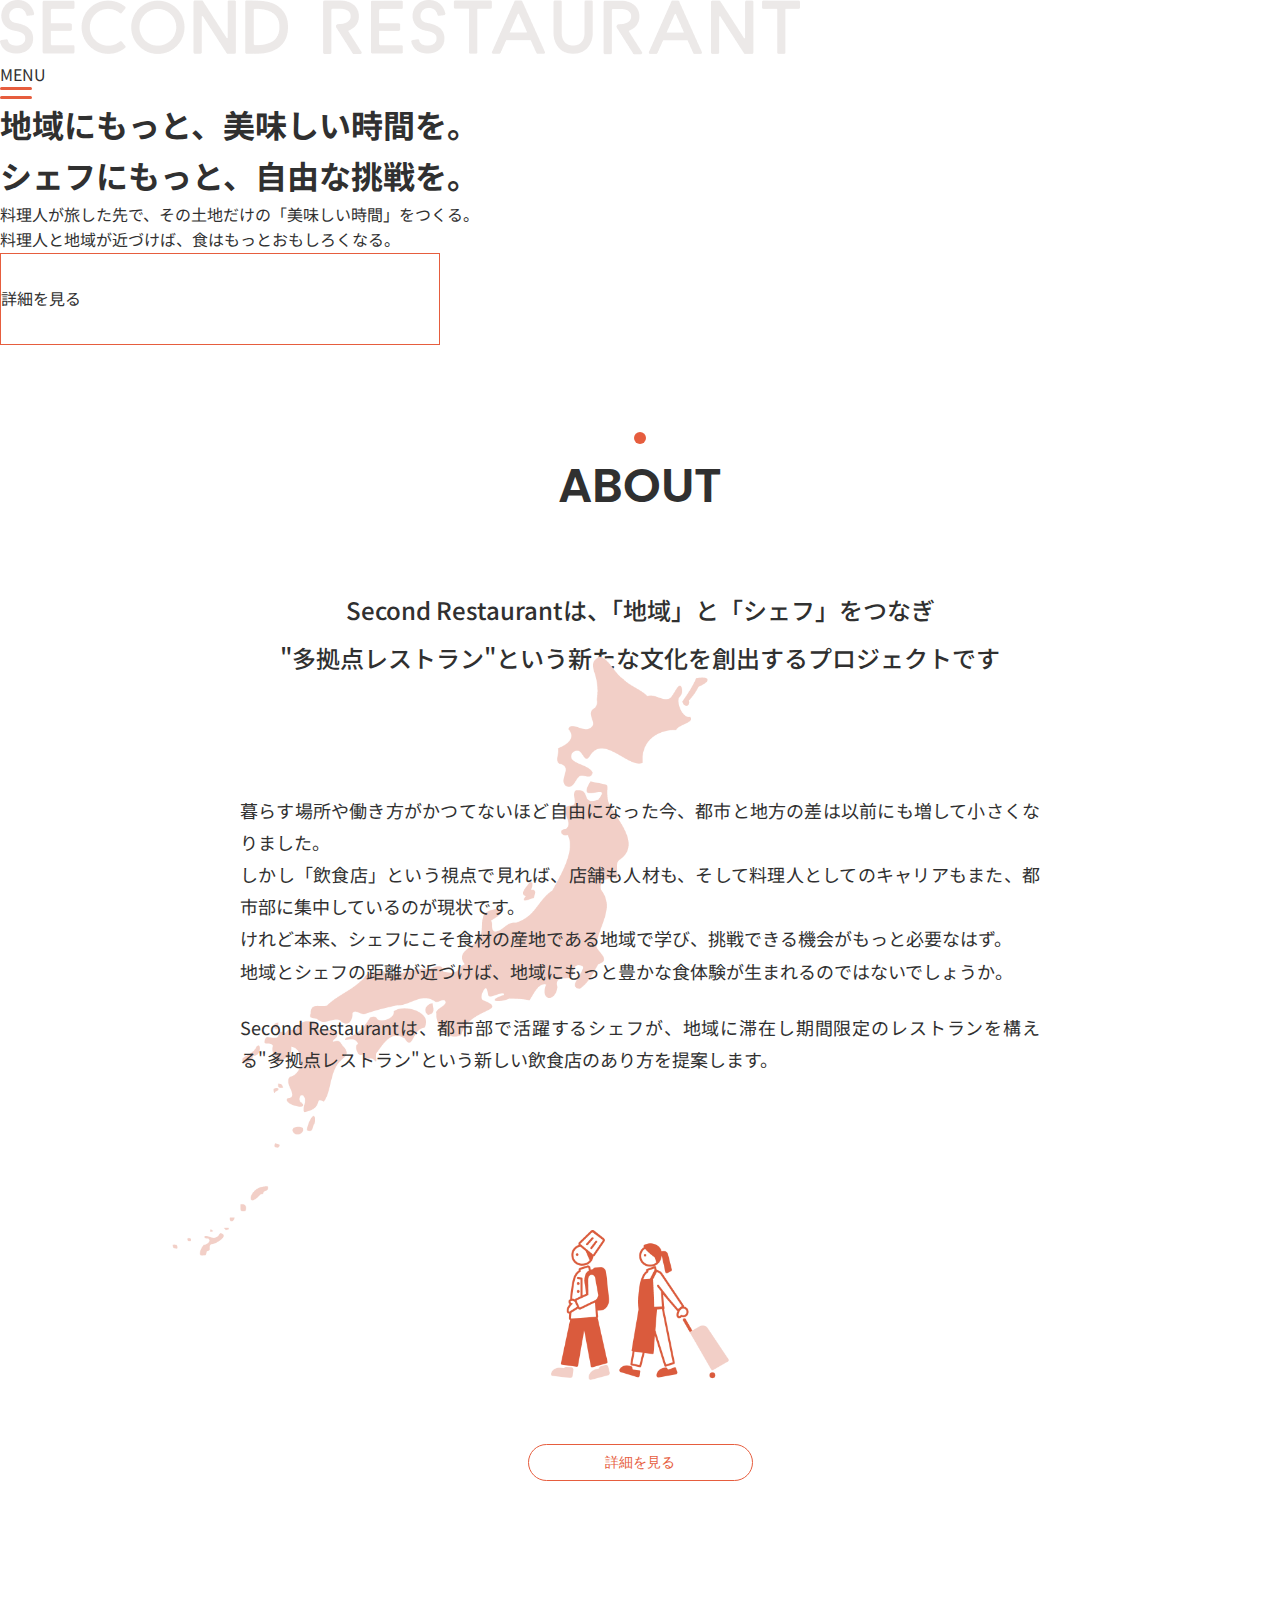
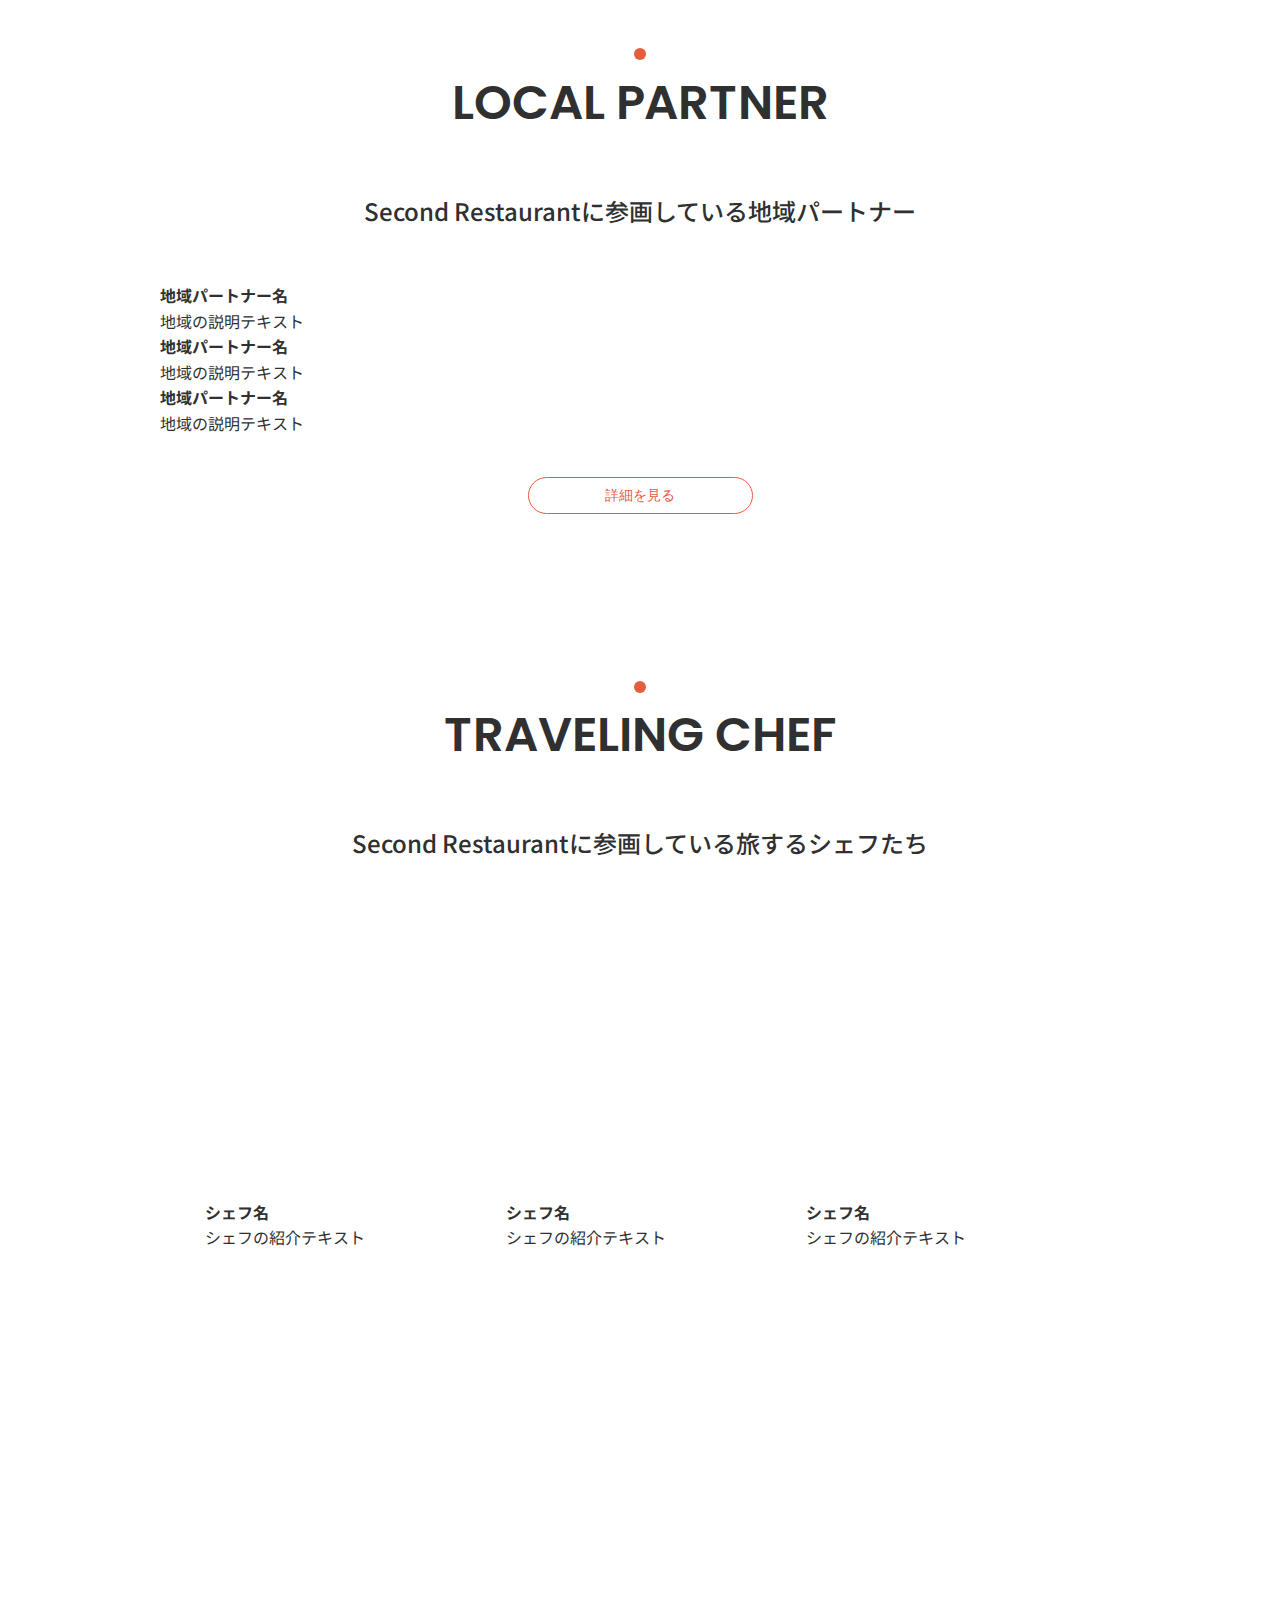
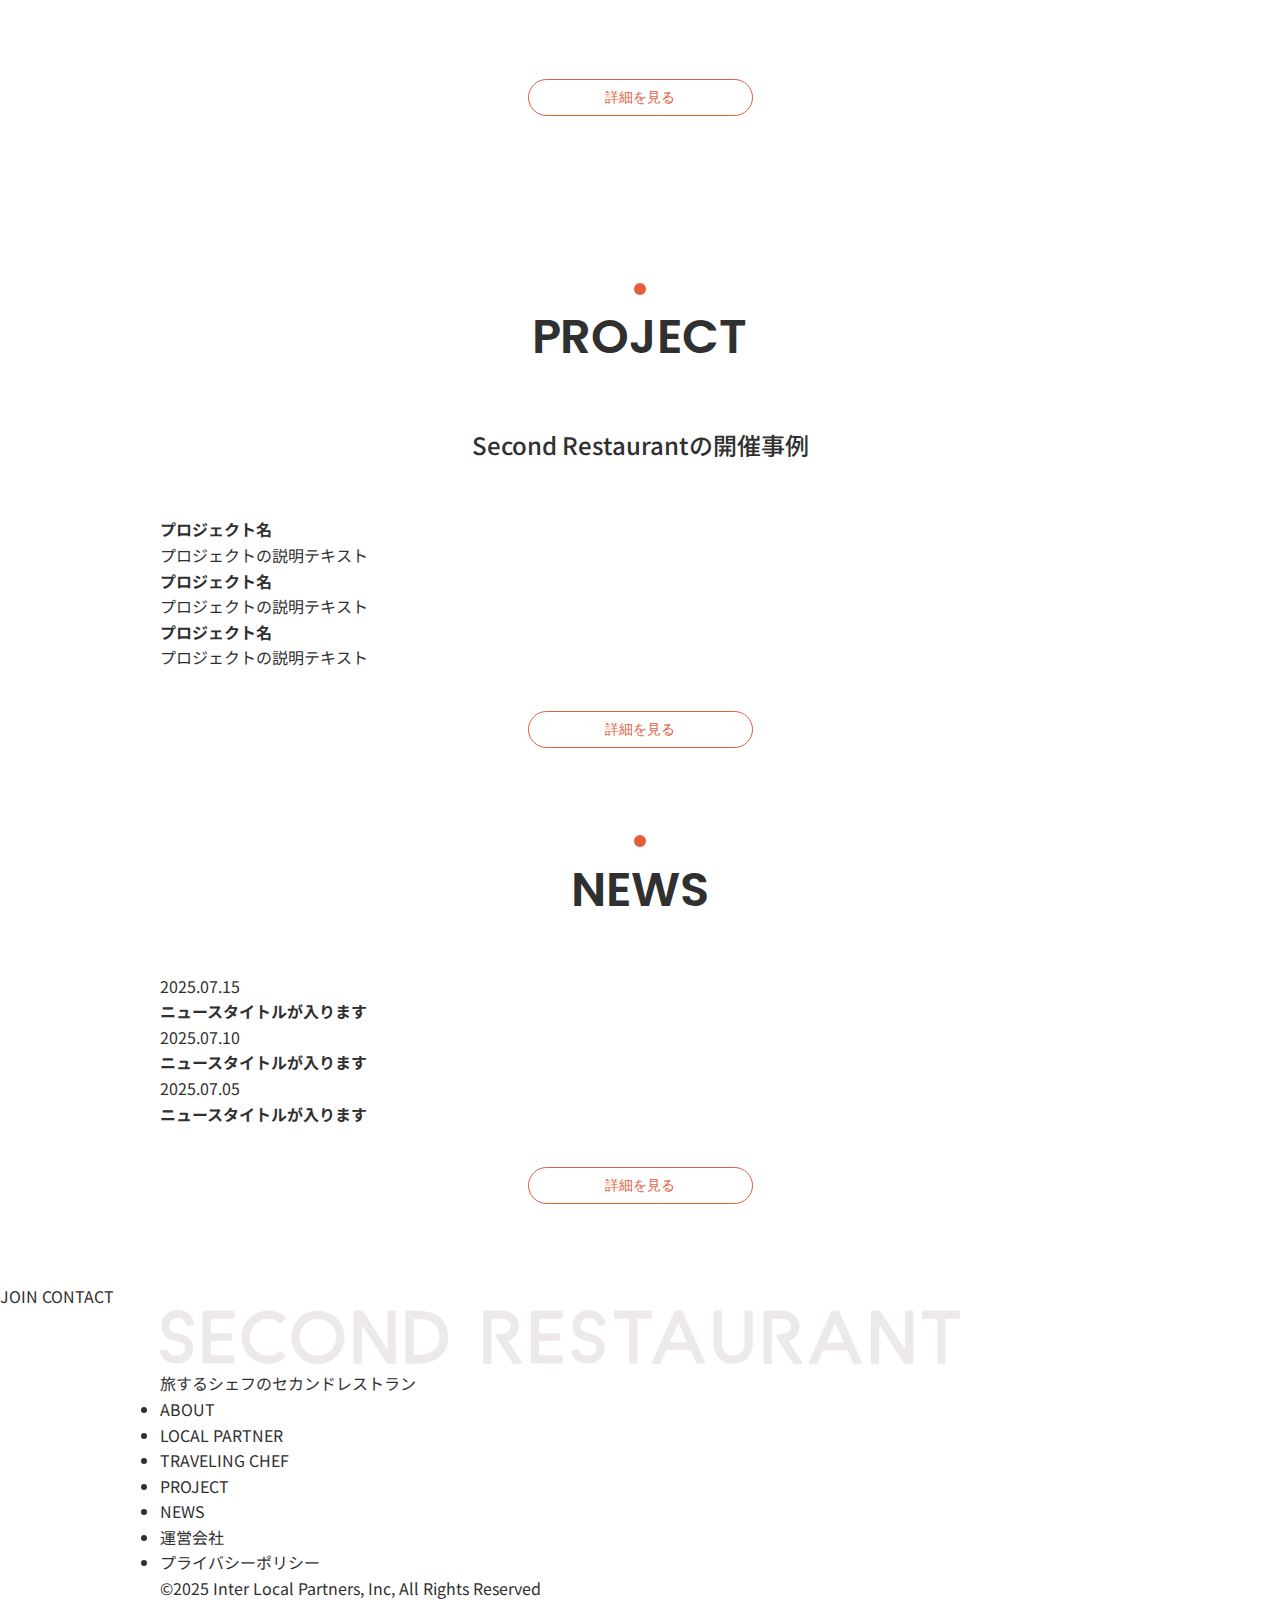
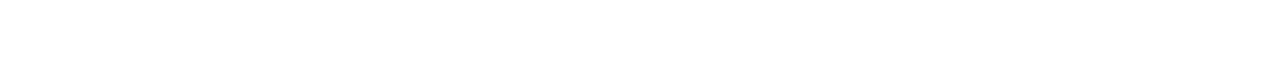
<file: html_template/index.html>
<!DOCTYPE html>
<html lang="ja">
<head>
    <meta charset="UTF-8">
    <meta name="viewport" content="width=device-width, initial-scale=1.0">
    <title>Second Restaurant - 旅するシェフのセカンドレストラン</title>
    <link rel="stylesheet" href="style.css">
    <link rel="preconnect" href="https://fonts.googleapis.com">
    <link rel="preconnect" href="https://fonts.gstatic.com" crossorigin>
    <link href="https://fonts.googleapis.com/css2?family=Noto+Sans+JP:wght@400;500;700&family=Poppins:wght@400;600;700&display=swap" rel="stylesheet">
</head>
<body>
    <!-- ヘッダー -->
    <header class="header">
        <div class="header-logo">
            <img src="images/logo.png" alt="Second Restaurant Logo" class="logo">
        </div>
        <div class="menu-button">
            <span class="menu-text">MENU</span>
            <div class="hamburger">
                <span></span>
                <span></span>
            </div>
        </div>
    </header>

    <!-- メインビジュアル -->
    <section class="hero">
        <div class="hero-image">
            <!-- キービジュアル画像のプレースホルダー -->
        </div>
        <div class="hero-content">
            <h1 class="hero-title">
                地域にもっと、美味しい時間を。<br>
                シェフにもっと、自由な挑戦を。
            </h1>
            <p class="hero-subtitle">
                料理人が旅した先で、その土地だけの「美味しい時間」をつくる。<br>
                料理人と地域が近づけば、食はもっとおもしろくなる。
            </p>
            <div class="hero-button">
                <a href="#" class="link-banner">詳細を見る</a>
            </div>
        </div>
    </section>

    <!-- ABOUTセクション -->
    <section class="about">
        <div class="container">
            <div class="section-header">
                <span class="section-dot"></span>
                <h2 class="section-title">ABOUT</h2>
            </div>
            <h3 class="about-subtitle">
                Second Restaurantは、「地域」と「シェフ」をつなぎ<br>
                "多拠点レストラン"という新たな文化を創出するプロジェクトです
            </h3>
            <div class="about-content">
                <div class="about-text">
                    <p>
                        暮らす場所や働き方がかつてないほど自由になった今、都市と地方の差は以前にも増して小さくなりました。<br>
                        しかし「飲食店」という視点で見れば、店舗も人材も、そして料理人としてのキャリアもまた、都市部に集中しているのが現状です。<br>
                        けれど本来、シェフにこそ食材の産地である地域で学び、挑戦できる機会がもっと必要なはず。<br>
                        地域とシェフの距離が近づけば、地域にもっと豊かな食体験が生まれるのではないでしょうか。
                    </p>
                    <p>
                        Second Restaurantは、都市部で活躍するシェフが、地域に滞在し期間限定のレストランを構える"多拠点レストラン"という新しい飲食店のあり方を提案します。
                    </p>
                </div>
                <div class="about-map">
                    <!-- 地図画像のプレースホルダー -->
                </div>
            </div>
            <div class="about-illust">
                <!-- イラストのプレースホルダー -->
            </div>
            <button class="section-button">詳細を見る</button>
        </div>
    </section>

    <!-- LOCAL PARTNERセクション -->
    <section class="local-partner">
        <div class="container">
            <div class="section-header">
                <span class="section-dot"></span>
                <h2 class="section-title">LOCAL PARTNER</h2>
            </div>
            <h3 class="section-subtitle">Second Restaurantに参画している地域パートナー</h3>
            
            <div class="partner-grid">
                <!-- パートナーカードのプレースホルダー -->
                <div class="partner-card">
                    <div class="partner-image"></div>
                    <div class="partner-info">
                        <h4>地域パートナー名</h4>
                        <p>地域の説明テキスト</p>
                    </div>
                </div>
                <div class="partner-card">
                    <div class="partner-image"></div>
                    <div class="partner-info">
                        <h4>地域パートナー名</h4>
                        <p>地域の説明テキスト</p>
                    </div>
                </div>
                <div class="partner-card">
                    <div class="partner-image"></div>
                    <div class="partner-info">
                        <h4>地域パートナー名</h4>
                        <p>地域の説明テキスト</p>
                    </div>
                </div>
            </div>
            
            <button class="section-button">詳細を見る</button>
        </div>
    </section>

    <!-- TRAVELING CHEFセクション -->
    <section class="chef">
        <div class="container">
            <div class="section-header">
                <span class="section-dot"></span>
                <h2 class="section-title">TRAVELING CHEF</h2>
            </div>
            <h3 class="section-subtitle">Second Restaurantに参画している旅するシェフたち</h3>
            
            <div class="chef-grid">
                <div class="chef-card">
                    <div class="chef-image"></div>
                    <div class="chef-info">
                        <h4>シェフ名</h4>
                        <p>シェフの紹介テキスト</p>
                    </div>
                </div>
                <div class="chef-card">
                    <div class="chef-image"></div>
                    <div class="chef-info">
                        <h4>シェフ名</h4>
                        <p>シェフの紹介テキスト</p>
                    </div>
                </div>
                <div class="chef-card">
                    <div class="chef-image"></div>
                    <div class="chef-info">
                        <h4>シェフ名</h4>
                        <p>シェフの紹介テキスト</p>
                    </div>
                </div>
            </div>
            
            <button class="section-button">詳細を見る</button>
        </div>
    </section>

    <!-- PROJECTセクション -->
    <section class="project">
        <div class="container">
            <div class="section-header">
                <span class="section-dot"></span>
                <h2 class="section-title">PROJECT</h2>
            </div>
            <h3 class="section-subtitle">Second Restaurantの開催事例</h3>
            
            <div class="project-grid">
                <div class="project-card">
                    <div class="project-image"></div>
                    <div class="project-info">
                        <h4>プロジェクト名</h4>
                        <p>プロジェクトの説明テキスト</p>
                    </div>
                </div>
                <div class="project-card">
                    <div class="project-image"></div>
                    <div class="project-info">
                        <h4>プロジェクト名</h4>
                        <p>プロジェクトの説明テキスト</p>
                    </div>
                </div>
                <div class="project-card">
                    <div class="project-image"></div>
                    <div class="project-info">
                        <h4>プロジェクト名</h4>
                        <p>プロジェクトの説明テキスト</p>
                    </div>
                </div>
            </div>
            
            <button class="section-button">詳細を見る</button>
        </div>
    </section>

    <!-- NEWSセクション -->
    <section class="news">
        <div class="container">
            <div class="section-header">
                <span class="section-dot"></span>
                <h2 class="section-title">NEWS</h2>
            </div>
            
            <div class="news-list">
                <div class="news-item">
                    <span class="news-date">2025.07.15</span>
                    <h4 class="news-title">ニュースタイトルが入ります</h4>
                </div>
                <div class="news-item">
                    <span class="news-date">2025.07.10</span>
                    <h4 class="news-title">ニュースタイトルが入ります</h4>
                </div>
                <div class="news-item">
                    <span class="news-date">2025.07.05</span>
                    <h4 class="news-title">ニュースタイトルが入ります</h4>
                </div>
            </div>
            
            <button class="section-button">詳細を見る</button>
        </div>
    </section>

    <!-- CTAボタンセクション -->
    <section class="cta">
        <div class="cta-buttons">
            <a href="#" class="cta-button join">JOIN</a>
            <a href="#" class="cta-button contact">CONTACT</a>
        </div>
    </section>

    <!-- フッター -->
    <footer class="footer">
        <div class="container">
            <div class="footer-content">
                <div class="footer-logo">
                    <img src="images/logo.png" alt="Second Restaurant Logo" class="logo">
                    <p class="footer-tagline">旅するシェフのセカンドレストラン</p>
                </div>
                <div class="footer-nav">
                    <ul>
                        <li>ABOUT</li>
                        <li>LOCAL PARTNER</li>
                        <li>TRAVELING CHEF</li>
                        <li>PROJECT</li>
                        <li>NEWS</li>
                    </ul>
                </div>
                <div class="footer-links">
                    <ul>
                        <li>運営会社</li>
                        <li>プライバシーポリシー</li>
                    </ul>
                </div>
                <div class="footer-social">
                    <!-- SNSアイコンのプレースホルダー -->
                </div>
            </div>
            <div class="footer-copyright">
                <p>©2025 Inter Local Partners, Inc, All Rights Reserved</p>
            </div>
        </div>
    </footer>
</body>
</html>
</file>
<file: html_template/style.css>
@charset "UTF-8";
/* eslint-disable */
:root {
  --primary-color: #e65d3e;
  --dark-text: #303030;
  --light-text: #8e8e8e;
  --white: #ffffff;
  --light-bg: #f8f7ee;
  --pink-bg: #ffeeea;
  --dark-bg: #403c3c;
  --footer-text: #ece9e8;
  --light-border: #f6d1c9;
  /* Fonts */
  --font-poppins: "Poppins", sans-serif;
  --font-noto: "Noto Sans JP", sans-serif;
  /* Breakpoints */
  --mobile: 390px;
  --tablet: 768px;
  --desktop: 1440px;
}

.entry-content > *,
.mce-content-body > *,
.article p,
.demo .entry-content p,
.article dl,
.article ul,
.article ol,
.article blockquote,
.article pre,
.article table,
.article .toc,
.body .article,
.body .column-wrap,
.body .new-entry-cards,
.body .popular-entry-cards,
.body .navi-entry-cards,
.body .box-menus,
.body .ranking-item,
.body .rss-entry-cards,
.body .widget,
.body .author-box,
.body .blogcard-wrap,
.body .login-user-only,
.body .information-box,
.body .question-box,
.body .alert-box,
.body .information,
.body .question,
.body .alert,
.body .memo-box,
.body .comment-box,
.body .common-icon-box,
.body .blank-box,
.body .button-block,
.body .micro-bottom,
.body .caption-box,
.body .tab-caption-box,
.body .label-box,
.body .toggle-wrap,
.body .wp-block-image,
.body .booklink-box,
.body .kaerebalink-box,
.body .tomarebalink-box,
.body .product-item-box,
.body .speech-wrap,
.body .wp-block-categories,
.body .wp-block-archives,
.body .wp-block-archives-dropdown,
.body .wp-block-calendar,
.body .ad-area,
.body .wp-block-gallery,
.body .wp-block-audio,
.body .wp-block-cover,
.body .wp-block-file,
.body .wp-block-media-text,
.body .wp-block-video,
.body .wp-block-buttons,
.body .wp-block-columns,
.body .wp-block-separator,
.body .components-placeholder,
.body .wp-block-search,
.body .wp-block-social-links,
.body .timeline-box,
.body .blogcard-type,
.body .btn-wrap,
.body .btn-wrap a,
.body .block-box,
.body .wp-block-embed,
.body .wp-block-group,
.body .wp-block-table,
.body .scrollable-table,
.body .wp-block-separator,
.body .wp-block,
.body .video-container,
.comment-area,
.related-entries,
.pager-post-navi,
.comment-respond {
  margin-bottom: 0;
}

* {
  margin: 0;
  padding: 0;
  box-sizing: border-box;
}

a {
  text-decoration: none;
  color: inherit;
}

body {
  font-family: "Noto Sans JP", sans-serif;
  line-height: 1.6;
  color: var(--dark-text);
  background-color: #ffffff;
}

p {
  text-align: justify;
  text-justify: inter-ideograph; /* Edge */
  line-break: strict;
  word-break: break-word;
  overflow-wrap: break-word;
  word-wrap: break-word;
}

.content {
  margin-top: 0 !important;
}

.main {
  width: 100%;
  padding: 0 !important;
  margin: 0 auto;
}

.wrap {
  width: 100% !important;
  padding: 0 !important;
  margin: 0 auto !important;
}

.container:not(#container) {
  max-width: 1040px;
  margin: 0 auto 5rem;
  padding: 0 40px;
}
@media (max-width: 390px) {
  .container:not(#container) {
    padding: 0 20px;
    margin: 0 auto 2.5rem;
  }
}
@media (min-width: 391px) and (max-width: 768px) {
  .container:not(#container) {
    padding: 0 30px;
  }
}

.breadcrumbs-container {
  max-width: 1360px;
  margin: 0 auto;
  padding: 0 1.5rem;
}
.breadcrumbs-container .breadcrumb {
  margin: 0 auto;
}

/* // セクション共通スタイル */
.section-header {
  text-align: center;
  margin-bottom: 48px;
}

.section-dot {
  display: inline-block;
  width: 12px;
  height: 12px;
  background: var(--primary-color);
  border-radius: 50%;
}

.section-title {
  font-family: "Poppins", sans-serif;
  font-size: 48px;
  font-weight: 600;
  color: var(--dark-text);
  text-align: center;
  line-height: 1.5;
  /* // レスポンシブ対応 */
}
@media (max-width: 390px) {
  .section-title {
    font-size: 32px;
    line-height: 1.5;
  }
}
@media (min-width: 391px) and (max-width: 768px) {
  .section-title {
    font-size: 36px;
  }
}

.section-subtitle {
  font-size: 24px;
  font-weight: 500;
  line-height: 2;
  text-align: center;
  color: var(--dark-text);
  margin-bottom: 48px;
  /* // レスポンシブ対応 */
}
@media (max-width: 390px) {
  .section-subtitle {
    font-size: 16px;
    line-height: 1.5;
    margin-bottom: 40px;
  }
}
@media (min-width: 391px) and (max-width: 768px) {
  .section-subtitle {
    font-size: 22px;
  }
}

.section-button {
  display: block;
  margin: 40px auto 0;
  width: 225px;
  line-height: 2.5;
  background: #ffffff;
  color: var(--primary-color);
  border: 1px solid var(--primary-color);
  border-radius: 20px;
  font-size: 14px;
  font-weight: 500;
  cursor: pointer;
  transition: all 0.3s ease;
  text-align: center;
}
.section-button:hover {
  background: var(--primary-color);
  color: #ffffff;
  transform: translateY(-2px);
  box-shadow: 0 4px 16px rgba(230, 93, 62, 0.3);
}

.hiddenPC {
  display: none !important;
}
@media (max-width: 450px) {
  .hiddenPC {
    display: block !important;
  }
}

.hiddenSP {
  display: block !important;
}
@media (max-width: 450px) {
  .hiddenSP {
    display: none !important;
  }
}

.page-hero-simple {
  background-color: #ffffff;
  padding: 68px 0 40px;
}
.page-hero-simple .page-hero-content {
  text-align: center;
}
.page-hero-simple .page-hero-content .page-title {
  font-family: "Poppins", sans-serif;
  font-weight: 600;
  font-size: 64px;
  line-height: 1.5;
  color: #f6d1c9;
  margin: 0;
}
@media (max-width: 768px) {
  .page-hero-simple .page-hero-content .page-title {
    font-size: 32px;
  }
}
.page-hero-simple .page-hero-content .page-subtitle-dot {
  width: 12px;
  height: 12px;
  background-color: #e65d3e;
  border-radius: 50%;
  margin: 8px auto 0;
}

.breadcrumbs {
  background-color: #ffffff;
  padding: 1.5rem;
  max-width: 1280px;
  margin: 1rem auto;
}
.breadcrumbs a {
  color: #8e8e8e;
  text-decoration: none;
}
.breadcrumbs .breadcrumb-arrow {
  margin: 0 12px;
  font-weight: normal;
}
.breadcrumbs span:last-child {
  font-weight: 700;
  color: #8e8e8e;
}

.page-section-title {
  font-weight: 700;
  font-size: 32px;
  line-height: 36px;
  border-bottom: 3px solid transparent;
  background-image: linear-gradient(to right, var(--primary-color) 20%, #f6d1c9 40%);
  background-size: 100% 2px;
  background-repeat: no-repeat;
  background-position: bottom;
  padding-bottom: 12px;
  margin-bottom: 1.5rem;
  white-space: nowrap;
  text-overflow: ellipsis;
}
@media screen and (max-width: 450px) {
  .page-section-title {
    font-size: 20px;
    line-height: 1.1;
    margin-bottom: 24px;
  }
}

.simple-page .bg-list {
  background-color: #f8f7ee;
  padding: 16px 0 40px;
}
.simple-page .page-intro {
  background-color: #ffffff;
  margin: 0 auto;
}

.sr-pagination {
  display: flex;
  justify-content: center;
  align-items: center;
  gap: 25px;
}
.sr-pagination .page-number,
.sr-pagination .next-page {
  font-family: "Poppins", sans-serif;
  font-weight: 500;
  font-size: 16px;
  line-height: 1.5;
  color: #8e8e8e;
  text-decoration: none;
  width: 24px;
  height: 24px;
  display: flex;
  align-items: center;
  justify-content: center;
  transition: all 0.3s ease;
}
.sr-pagination .page-number.current,
.sr-pagination .next-page.current {
  color: #303030;
  font-weight: 500;
  border-bottom: 1px solid #303030;
}
.sr-pagination .page-number:hover,
.sr-pagination .next-page:hover {
  color: #303030;
}
.sr-pagination .next-page {
  margin-left: 20px;
}

#local-partner-detail-page article,
#chef-detail-page article,
#project-detail-page article {
  padding-top: 120px;
  padding-bottom: 80px;
  background: var(--light-bg);
}
@media (max-width: 960px) {
  #local-partner-detail-page article,
  #chef-detail-page article,
  #project-detail-page article {
    padding-top: 24px;
    padding-bottom: 40px;
  }
}
#local-partner-detail-page article .article-container,
#chef-detail-page article .article-container,
#project-detail-page article .article-container {
  max-width: 960px;
  margin: 0 auto 4rem;
  padding: clamp(10px, 8vw, 5rem) clamp(10px, 6vw, 5rem);
  background: var(--white);
}
@media (max-width: 960px) {
  #local-partner-detail-page article .article-container,
  #chef-detail-page article .article-container,
  #project-detail-page article .article-container {
    margin-left: 10px;
    margin-right: 10px;
  }
}

#local-partner-page .sr-cta-banner,
#chef-page .sr-cta-banner {
  max-width: 800px;
  margin: 5rem auto;
}
#local-partner-page .sr-cta-banner .sr-cta-content,
#chef-page .sr-cta-banner .sr-cta-content {
  display: block;
  background-color: #e65d3e;
  border: 6px solid #e65d3e;
  border-radius: 23px;
  height: 180px;
  display: flex;
  overflow: hidden;
  position: relative;
}
#local-partner-page .sr-cta-banner .sr-cta-content .sr-cta-image,
#chef-page .sr-cta-banner .sr-cta-content .sr-cta-image {
  width: 400px;
  height: 180px;
  flex-shrink: 0;
}
#local-partner-page .sr-cta-banner .sr-cta-content .sr-cta-image img,
#chef-page .sr-cta-banner .sr-cta-content .sr-cta-image img {
  width: 100%;
  height: 100%;
  object-fit: cover;
  border-radius: 23px 0 0 23px;
}
#local-partner-page .sr-cta-banner .sr-cta-content .sr-cta-text,
#chef-page .sr-cta-banner .sr-cta-content .sr-cta-text {
  flex: 1;
  padding: 34px 82px 34px 20px;
  display: flex;
  flex-direction: column;
  position: relative;
}
#local-partner-page .sr-cta-banner .sr-cta-content .sr-cta-text .sr-cta-title,
#chef-page .sr-cta-banner .sr-cta-content .sr-cta-text .sr-cta-title {
  font-weight: 700;
  font-size: 24px;
  color: #ffffff;
  margin: 0 0 16px;
}
#local-partner-page .sr-cta-banner .sr-cta-content .sr-cta-text .sr-cta-subtitle,
#chef-page .sr-cta-banner .sr-cta-content .sr-cta-text .sr-cta-subtitle {
  font-size: 16px;
  line-height: 1.5;
  color: #ffffff;
  margin: 0;
}
#local-partner-page .sr-cta-banner .sr-cta-content .sr-cta-text .sr-cta-button,
#chef-page .sr-cta-banner .sr-cta-content .sr-cta-text .sr-cta-button {
  position: absolute;
  right: 20px;
  top: 67px;
  width: 40px;
  height: 40px;
}
#local-partner-page .sr-cta-banner .sr-cta-content .sr-cta-text .sr-cta-button img,
#chef-page .sr-cta-banner .sr-cta-content .sr-cta-text .sr-cta-button img {
  width: 100%;
  height: 100%;
}
@media (max-width: 820px) {
  #local-partner-page .sr-cta-banner,
  #chef-page .sr-cta-banner {
    margin: 2.5rem auto;
  }
  #local-partner-page .sr-cta-banner .sr-cta-content,
  #chef-page .sr-cta-banner .sr-cta-content {
    flex-direction: column;
    height: auto;
    max-width: 280px;
    padding: 0;
    margin: 0 auto;
  }
  #local-partner-page .sr-cta-banner .sr-cta-content .sr-cta-text .sr-cta-title,
  #chef-page .sr-cta-banner .sr-cta-content .sr-cta-text .sr-cta-title {
    font-size: 16px;
  }
  #local-partner-page .sr-cta-banner .sr-cta-content .sr-cta-text .sr-cta-subtitle,
  #chef-page .sr-cta-banner .sr-cta-content .sr-cta-text .sr-cta-subtitle {
    font-size: 14px;
  }
  #local-partner-page .sr-cta-banner .sr-cta-content .sr-cta-image,
  #chef-page .sr-cta-banner .sr-cta-content .sr-cta-image {
    width: 100%;
    height: 150px;
  }
  #local-partner-page .sr-cta-banner .sr-cta-content .sr-cta-image img,
  #chef-page .sr-cta-banner .sr-cta-content .sr-cta-image img {
    border-radius: 23px 23px 0 0;
  }
  #local-partner-page .sr-cta-banner .sr-cta-content .sr-cta-text,
  #chef-page .sr-cta-banner .sr-cta-content .sr-cta-text {
    padding: 10px 50px 10px 10px;
  }
  #local-partner-page .sr-cta-banner .sr-cta-content .sr-cta-text .sr-cta-button,
  #chef-page .sr-cta-banner .sr-cta-content .sr-cta-text .sr-cta-button {
    right: 0px;
    top: 30px;
  }
}
@media (max-width: 390px) {
  #local-partner-page .page-hero .page-hero-content .page-title,
  #chef-page .page-hero .page-hero-content .page-title {
    font-size: 28px;
  }
  #local-partner-page .local-partner-intro,
  #chef-page .local-partner-intro {
    padding: 40px 0 80px;
  }
  #local-partner-page .local-partner-intro .section-title,
  #chef-page .local-partner-intro .section-title {
    font-size: 20px;
  }
  #local-partner-page .local-partner-intro .section-description,
  #chef-page .local-partner-intro .section-description {
    font-size: 14px;
    line-height: 1.8;
  }
  #local-partner-page .local-partner-list,
  #chef-page .local-partner-list {
    padding: 14.4px 0 80px;
  }
  #local-partner-page .local-partner-list .partner-grid,
  #chef-page .local-partner-list .partner-grid {
    gap: 20px;
    margin-bottom: 40px;
  }
  #local-partner-page .local-partner-list .partner-grid .partner-card .partner-info .partner-name,
  #chef-page .local-partner-list .partner-grid .partner-card .partner-info .partner-name {
    font-size: 16px;
  }
  #local-partner-page .local-partner-list .partner-grid .partner-card .partner-info .partner-tags,
  #chef-page .local-partner-list .partner-grid .partner-card .partner-info .partner-tags {
    font-size: 12px;
  }
}

.full-blog-card a {
  width: 100%;
  margin: 0;
}

.gap-0 {
  gap: 0 !important;
}

.w-full {
  width: 100% !important;
}

.detail-list {
  list-style: none;
  padding: 0;
}
.detail-list li::marker {
  display: none;
}
.detail-list li {
  padding: 16px 0;
  border-top: 1px solid var(--footer-text);
}
.detail-list li:last-child {
  border-bottom: 1px solid var(--footer-text);
}
.detail-list strong {
  font-weight: 400;
  color: var(--primary-color);
  display: block;
}

.title-underline {
  text-decoration: underline;
  text-decoration-color: var(--light-border);
  text-underline-offset: 0.3rem;
  text-decoration-thickness: 0.3rem;
}

.filter-bar {
  background-color: #ffffff;
  border: 1px solid #e65d3e;
  padding: 31.63px 52px 43.37px;
  margin-bottom: 92px;
  display: flex;
  align-items: flex-start;
  gap: 40px;
  width: 100%;
}
@media screen and (max-width: 768px) {
  .filter-bar {
    margin-bottom: 60px;
    flex-direction: column;
    gap: 10px;
    padding: 20px;
  }
}
@media screen and (max-width: 450px) {
  .filter-bar {
    margin-bottom: 40px;
    gap: 10px;
    padding: 10px 16px;
  }
}
.filter-bar .filter-title {
  display: flex;
  align-items: center;
  gap: 12px;
  flex-shrink: 0;
  /* スマホ450px以下でのみ表示 */
}
.filter-bar .filter-title img {
  width: 20px;
  height: 20px;
}
.filter-bar .filter-title span {
  font-weight: 700;
  font-size: 16px;
  line-height: 1.5;
  color: #e65d3e;
}
@media (max-width: 450px) {
  .filter-bar .filter-title {
    display: none;
  }
}
.filter-bar .filter-tags {
  display: flex;
  flex-wrap: wrap;
  gap: 15px 14px;
  align-items: center;
  position: relative;
  /* スマホ450px以下でのスタイル */
}
@media (max-width: 450px) {
  .filter-bar .filter-tags {
    max-height: 80px; /* 約2行分の高さ */
    overflow: hidden;
    transition: max-height 0.3s ease;
  }
  .filter-bar .filter-tags.expanded {
    max-height: 100vh; /* 展開時は高さを無制限に */
  }
}
.filter-bar .filter-tags .tag {
  font-weight: 500;
  font-size: 16px;
  line-height: 1.5;
  color: #8e8e8e;
  text-decoration: none;
  transition: color 0.3s ease;
}
.filter-bar .filter-tags .tag.active {
  color: #303030;
  font-weight: 500;
}
.filter-bar .filter-tags .tag:hover {
  color: #303030;
}
.filter-bar .filter-tags-toggle {
  display: none;
  justify-content: center;
  align-items: center;
  flex-direction: column;
  margin: 0 auto;
  gap: 0;
  color: var(--dark-text);
  background: none;
  border: none;
  font-size: 14px;
  font-weight: 500;
  cursor: pointer;
  transition: color 0.3s ease;
  position: relative;
  top: -10px;
  /* スマホ450px以下でのみ表示 */
}
.filter-bar .filter-tags-toggle .toggle-icon {
  transition: transform 0.3s ease;
}
.filter-bar .filter-tags-toggle .toggle-icon.rotated {
  transform: rotate(180deg);
}
@media (max-width: 450px) {
  .filter-bar .filter-tags-toggle {
    display: flex;
  }
}

.partner-grid .swiper-pagination-bullet {
  border-radius: 100%;
}

#go-to-top {
  display: none;
}

.blogcard {
  padding: 0;
  display: grid;
  grid-template-columns: auto 1fr;
  grid-template-rows: 80% 20%;
  background-color: #f5f5f5;
}
.blogcard .blogcard-thumbnail {
  max-width: 160px;
  margin-top: 0;
  margin: 0;
  grid-column-start: 1;
  grid-row-start: 1;
  grid-row-end: 3;
}
.blogcard .blogcard-thumbnail img {
  aspect-ratio: 1/1;
  object-fit: cover;
}
.blogcard .blogcard-content {
  padding: 0.5rem 2.5rem;
  margin: 0;
  display: flex;
  flex-direction: column;
  justify-content: center;
}
.blogcard .blogcard-title {
  white-space: nowrap;
  text-overflow: ellipsis;
  overflow: hidden;
}
@media screen and (max-width: 600px) {
  .blogcard .blogcard-title {
    white-space: normal;
  }
}
.blogcard .blogcard-footer {
  margin: 0;
  clear: inherit;
  color: var(--dark-text);
  padding: 0 2.5rem;
  font-size: 0.9rem;
  white-space: nowrap;
}
@media screen and (max-width: 834px) {
  .blogcard .blogcard-footer {
    margin-right: 0;
    font-size: 0.9em;
    line-height: 1.2;
  }
}
@media screen and (max-width: 600px) {
  .blogcard .blogcard-footer .blogcard-site {
    display: none;
  }
}

a.blogcard-wrap {
  max-width: 800px;
}

@media screen and (max-width: 450px) {
  .blogcard.internal-blogcard .blogcard-snippet.internal-blogcard-snippet {
    display: none;
  }
}
.loading-wrapper {
  position: fixed;
  top: 0;
  left: 0;
  width: 100%;
  height: 100%;
  background-color: #ffffff;
  display: flex;
  justify-content: center;
  align-items: center;
  z-index: 9999;
  opacity: 1;
  visibility: visible;
}
.loading-wrapper.fade-out {
  opacity: 0;
  visibility: hidden;
}
.loading-wrapper .loading-content {
  display: flex;
  flex-direction: column;
  align-items: center;
  gap: 40px;
}
.loading-wrapper .loading-content .loading-logo .loading-logo-img {
  width: 360px;
  height: auto;
  max-width: 90vw;
}
.loading-wrapper .loading-content .loading-dots {
  display: flex;
  gap: 31px;
  align-items: center;
}
.loading-wrapper .loading-content .loading-dots .loading-dot {
  width: 12px;
  height: 12px;
  border-radius: 50%;
  background-color: #f6d1c9;
  animation: dotWave 1.4s ease-in-out infinite;
}
.loading-wrapper .loading-content .loading-dots .loading-dot.dot-1 {
  animation-delay: 0s;
}
.loading-wrapper .loading-content .loading-dots .loading-dot.dot-2 {
  animation-delay: 0.2s;
}
.loading-wrapper .loading-content .loading-dots .loading-dot.dot-3 {
  background-color: #e65d3e;
  animation-delay: 0.4s;
}
@media (max-width: 390px) {
  .loading-wrapper .loading-content {
    gap: 30px;
  }
  .loading-wrapper .loading-content .loading-logo .loading-logo-img {
    width: 280px;
  }
  .loading-wrapper .loading-content .loading-dots {
    gap: 25px;
  }
  .loading-wrapper .loading-content .loading-dots .loading-dot {
    width: 10px;
    height: 10px;
    animation: dotWaveMobile 1.4s ease-in-out infinite;
  }
  .loading-wrapper .loading-content .loading-dots .loading-dot.dot-1 {
    animation-delay: 0s;
  }
  .loading-wrapper .loading-content .loading-dots .loading-dot.dot-2 {
    animation-delay: 0.2s;
  }
  .loading-wrapper .loading-content .loading-dots .loading-dot.dot-3 {
    animation-delay: 0.4s;
  }
}
@media (min-width: 391px) and (max-width: 768px) {
  .loading-wrapper .loading-content {
    gap: 35px;
  }
  .loading-wrapper .loading-content .loading-logo .loading-logo-img {
    width: 320px;
  }
  .loading-wrapper .loading-content .loading-dots {
    gap: 28px;
  }
  .loading-wrapper .loading-content .loading-dots .loading-dot {
    width: 11px;
    height: 11px;
    animation: dotWaveTablet 1.4s ease-in-out infinite;
  }
  .loading-wrapper .loading-content .loading-dots .loading-dot.dot-1 {
    animation-delay: 0s;
  }
  .loading-wrapper .loading-content .loading-dots .loading-dot.dot-2 {
    animation-delay: 0.2s;
  }
  .loading-wrapper .loading-content .loading-dots .loading-dot.dot-3 {
    animation-delay: 0.4s;
  }
}

@keyframes dotWave {
  0%, 60%, 100% {
    transform: translateY(0) scale(1);
    opacity: 0.4;
  }
  30% {
    transform: translateY(-20px) scale(1.2);
    opacity: 1;
  }
}
@keyframes dotWaveMobile {
  0%, 60%, 100% {
    transform: translateY(0) scale(1);
    opacity: 0.4;
  }
  30% {
    transform: translateY(-15px) scale(1.15);
    opacity: 1;
  }
}
@keyframes dotWaveTablet {
  0%, 60%, 100% {
    transform: translateY(0) scale(1);
    opacity: 0.4;
  }
  30% {
    transform: translateY(-18px) scale(1.18);
    opacity: 1;
  }
}
@keyframes pulse {
  0%, 100% {
    opacity: 0.3;
    transform: scale(1);
  }
  50% {
    opacity: 1;
    transform: scale(1.2);
  }
}
/* // ヘッダー */
.sr-header {
  position: fixed;
  top: 0;
  left: 0;
  right: 0;
  z-index: 1000;
  padding: 20px 40px;
  display: flex;
  justify-content: space-between;
  align-items: center;
}
@media (max-width: 390px) {
  .sr-header {
    padding: 15px 20px;
    height: 68px;
  }
}
@media (min-width: 391px) and (max-width: 768px) {
  .sr-header {
    padding: 20px 30px;
  }
}
.sr-header .header-logo .logo {
  height: 48px;
  width: auto;
}
@media (max-width: 390px) {
  .sr-header .header-logo .logo {
    height: 32px;
  }
}
.sr-header .menu-button {
  display: flex;
  align-items: center;
  cursor: pointer;
  border: none;
  outline: none;
  gap: 8px;
  position: relative;
  z-index: 1050;
  background: transparent;
}
@media (max-width: 390px) {
  .sr-header .menu-button {
    padding: 8px 12px;
    border-radius: 20px;
  }
}
.sr-header .menu-icon {
  width: 48px;
  height: 48px;
  display: block;
}
.sr-header .menu-text {
  font-family: "Poppins", sans-serif;
  font-size: 12px;
  font-weight: 400;
  color: #e65d3e;
  margin-right: 8px;
}
@media (max-width: 390px) {
  .sr-header .menu-text {
    font-size: 10px;
  }
}
.sr-header .menu-drawer {
  position: fixed;
  top: 0;
  right: 0;
  width: 100vw;
  height: 100vh;
  z-index: 1100;
  pointer-events: none;
  opacity: 0;
  transition: opacity 0.4s cubic-bezier(0.4, 0, 0.2, 1);
}
.sr-header .menu-drawer.open {
  pointer-events: auto;
  opacity: 1;
}
.sr-header .menu-drawer.open .drawer-content {
  transform: translateX(0);
}
.sr-header .menu-drawer.open .drawer-list li {
  opacity: 1;
  transform: translateY(0);
}
.sr-header .menu-drawer .drawer-bg {
  position: absolute;
  top: 0;
  left: 0;
  width: 100vw;
  height: 100vh;
  background: rgba(64, 60, 60, 0.3);
  transition: background 0.4s;
}
.sr-header .menu-drawer .drawer-content {
  position: absolute;
  top: 0;
  right: 0;
  width: 390px;
  height: 100vh;
  background: #ffffff;
  padding: 20px;
  display: flex;
  flex-direction: column;
  transform: translateX(100%);
  transition: transform 0.4s cubic-bezier(0.4, 0, 0.2, 1);
  overflow-y: auto;
}
.sr-header .menu-drawer .drawer-close {
  position: absolute;
  background: transparent;
  border: none;
  width: 48px;
  height: 48px;
  align-self: flex-end;
  margin-bottom: 16px;
  cursor: pointer;
  transition: all 0.2s;
  display: flex;
  flex-direction: column;
  align-items: center;
  justify-content: center;
  gap: 4px;
}
.sr-header .menu-drawer .drawer-close .close-icon {
  position: relative;
  width: 32px;
  height: 18px;
  margin-bottom: 2px;
}
.sr-header .menu-drawer .drawer-close .close-icon .close-line {
  position: absolute;
  width: 31.18px;
  height: 3px;
  background: #e65d3e;
  border-radius: 2px;
}
.sr-header .menu-drawer .drawer-close .close-icon .close-line:first-child {
  top: 0;
  left: 0;
  transform: rotate(45deg);
  transform-origin: center;
}
.sr-header .menu-drawer .drawer-close .close-icon .close-line:last-child {
  top: 0;
  left: 0;
  transform: rotate(-45deg);
  transform-origin: center;
}
.sr-header .menu-drawer .drawer-close .close-text {
  font-family: "Poppins", sans-serif;
  font-size: 12px;
  font-weight: 400;
  line-height: 1.5;
  color: #e65d3e;
  text-align: center;
}
.sr-header .menu-drawer .drawer-list {
  list-style: none;
  padding: 0;
  margin: 42px 0 13px;
  width: 100%;
}
.sr-header .menu-drawer .drawer-list li {
  font-family: "Poppins", sans-serif;
  font-size: 24px;
  line-height: 44px;
  font-weight: 700;
  line-height: 1.833;
  text-align: left;
  opacity: 0;
  transform: translateY(30px);
  animation: drawerFadeIn 0.5s forwards;
}
.sr-header .menu-drawer .drawer-list li:nth-child(1) {
  animation-delay: 0.1s;
}
.sr-header .menu-drawer .drawer-list li:nth-child(2) {
  animation-delay: 0.2s;
}
.sr-header .menu-drawer .drawer-list li:nth-child(3) {
  animation-delay: 0.3s;
}
.sr-header .menu-drawer .drawer-list li:nth-child(4) {
  animation-delay: 0.4s;
}
.sr-header .menu-drawer .drawer-list li:nth-child(5) {
  animation-delay: 0.5s;
}
.sr-header .menu-drawer .drawer-list li a {
  color: #303030;
  text-decoration: none;
  transition: color 0.2s;
}
.sr-header .menu-drawer .drawer-list li a:hover {
  color: #e65d3e;
}
.sr-header .menu-drawer .language-selector {
  margin-bottom: 16px;
}
.sr-header .menu-drawer .language-selector .language-btn {
  width: 160px;
  height: 40px;
  border: 1px solid #c3c3c3;
  border-radius: 20px;
  background: #ffffff;
  font-family: "Poppins", sans-serif;
  font-size: 16px;
  font-weight: 500;
  line-height: 1.5;
  color: #403c3c;
  cursor: pointer;
  transition: all 0.2s;
}
.sr-header .menu-drawer .language-selector .language-btn select {
  border: none;
  background: transparent;
  width: 70%;
}
.sr-header .menu-drawer .language-selector .language-btn:hover {
  border-color: #e65d3e;
  color: #e65d3e;
}
.sr-header .menu-drawer .drawer-logo {
  width: 100px;
  margin: 1rem 0;
}
.sr-header .menu-drawer .drawer-logo .drawer-logo-img {
  width: 100%;
  max-width: 100%;
  max-height: 100%;
  height: auto;
}
.sr-header .menu-drawer .drawer-footer .drawer-links {
  display: flex;
  flex-direction: column;
  gap: 18px;
  margin-bottom: 24px;
}
.sr-header .menu-drawer .drawer-footer .drawer-links a {
  font-family: "Inter", sans-serif;
  font-size: 12px;
  font-weight: 500;
  line-height: 1.5;
  color: #303030;
  text-decoration: none;
  transition: color 0.2s;
}
.sr-header .menu-drawer .drawer-footer .drawer-links a:hover {
  color: #e65d3e;
}
.sr-header .menu-drawer .drawer-footer .drawer-social {
  display: flex;
  gap: 20px;
  align-items: center;
  margin-bottom: 24px;
}
.sr-header .menu-drawer .drawer-footer .drawer-social .social-link {
  display: flex;
  align-items: center;
  justify-content: center;
  text-decoration: none;
  transition: transform 0.2s;
}
.sr-header .menu-drawer .drawer-footer .drawer-social .social-link:hover {
  transform: scale(1.1);
}
.sr-header .menu-drawer .drawer-footer .drawer-social .social-link img {
  width: 20px;
  height: 20px;
  filter: invert(1);
}
.sr-header .menu-drawer .drawer-footer .drawer-buttons {
  display: flex;
  flex-direction: column;
  gap: 8px;
}
.sr-header .menu-drawer .drawer-footer .drawer-buttons .drawer-btn {
  display: flex;
  justify-content: center;
  align-items: center;
  width: 240px;
  height: 40px;
  border: 1px solid #e65d3e;
  background: #ffffff;
  font-family: "Poppins", sans-serif;
  font-weight: 500;
  color: #e65d3e;
  transition: all 0.2s ease;
}
.sr-header .menu-drawer .drawer-footer .drawer-buttons .drawer-btn:hover {
  background: #e65d3e;
  color: #ffffff;
}
@media (max-width: 390px) {
  .sr-header .menu-drawer .drawer-content {
    width: 100vw;
    padding: 15px 20px;
  }
}

body.admin-bar .sr-header,
body.admin-bar .menu-drawer {
  position: fixed;
  top: 32px; /* Adjusted for admin bar height */
}

/* // CTA Section */
.cta-section {
  background: #fff;
}
.cta-section .cta-buttons {
  display: flex;
  justify-content: space-between;
  gap: 0;
}
@media (max-width: 820px) {
  .cta-section .cta-buttons {
    flex-direction: column;
  }
}
.cta-section .cta-button {
  position: relative;
  display: flex;
  flex: 1 1 100%;
  align-items: center;
  justify-content: space-between;
  padding-left: clamp(24px, 12vw, 72px);
  padding-right: clamp(24px, 3vw, 50px);
  padding-top: clamp(12px, 10vw, 60px);
  padding-bottom: clamp(12px, 10vw, 60px);
  margin: 0;
  background: #fff;
  border: 1px solid var(--dark-bg);
  cursor: pointer;
  transition: background 0.3s ease;
  z-index: 1;
}
.cta-section .cta-button::before {
  content: "";
  position: absolute;
  top: 0;
  left: 0;
  width: 100%;
  height: 100%;
  opacity: 0;
  transition: opacity 0.3s ease;
  z-index: -1;
  background-size: cover;
}
.cta-section .join-button::before {
  background-image: url("../images/cta_join_button.jpg");
}
.cta-section .join-button:hover::before {
  opacity: 1;
}
.cta-section .contact-button::before {
  background-image: url("../images/cta_contact_button.jpg");
}
.cta-section .button-content {
  position: inherit;
  flex: 1;
  z-index: 10;
}
.cta-section .button-title {
  font-family: var(--font-poppins);
  font-size: 48px;
  font-weight: 500;
  line-height: 1.5;
  color: var(--primary-color);
  margin-bottom: 8px;
  white-space: nowrap;
}
@media (max-width: 768px) {
  .cta-section .button-title {
    font-size: clamp(32px, 5vw, 48px);
  }
}
.cta-section .button-subtitle {
  font-size: 20px;
  font-weight: 500;
  line-height: 1.2;
  color: var(--dark-text);
}
@media (max-width: 390px) {
  .cta-section .button-subtitle {
    font-size: 16px;
  }
}
.cta-section .button-arrow {
  width: clamp(32px, 10vw, 48px);
  height: clamp(32px, 10vw, 48px);
  border: 1px solid var(--primary-color);
  border-radius: 100%;
  transition: all 0.3s ease;
}
.cta-section .button-arrow svg {
  width: 100%;
  height: 100%;
  transition: all 0.3s ease;
}
.cta-section .join-button:hover::before,
.cta-section .contact-button:hover::before {
  opacity: 1;
}
.cta-section .join-button:hover .button-title,
.cta-section .join-button:hover .button-subtitle,
.cta-section .contact-button:hover .button-title,
.cta-section .contact-button:hover .button-subtitle {
  color: #fff !important;
}
.cta-section .join-button:hover .button-arrow svg circle,
.cta-section .contact-button:hover .button-arrow svg circle {
  fill: #fff;
}
.cta-section .join-button:hover .button-arrow svg path,
.cta-section .contact-button:hover .button-arrow svg path {
  stroke: var(--primary-color);
}

/* // フッター */
.footar {
  padding: 0 !important;
  margin: 0 !important;
}

.sr-footer {
  margin: 0;
  background: #403c3c;
  color: #ffffff;
  padding: 80px 0 0;
}
.sr-footer ul {
  padding: 0;
}
.sr-footer .container:not(#container) {
  margin: 0 auto;
}
@media (max-width: 390px) {
  .sr-footer {
    padding: 40px 0 20px;
  }
}
.sr-footer .footer-content {
  display: grid;
  grid-template-columns: 2fr 1fr 1fr;
  gap: 40px;
  margin-bottom: 40px;
}
@media (max-width: 390px) {
  .sr-footer .footer-content {
    grid-template-columns: 1fr;
    gap: 30px;
    margin-bottom: 30px;
  }
}
@media (min-width: 391px) and (max-width: 820px) {
  .sr-footer .footer-content {
    grid-template-columns: 1fr;
    gap: 40px;
  }
}
.sr-footer .footer-logo .logo {
  height: 48px;
  width: auto;
  margin-bottom: 20px;
  max-width: 400px;
}
@media screen and (max-width: 820px) {
  .sr-footer .footer-logo .logo {
    max-width: 100%;
    margin-bottom: 16px;
  }
}
.sr-footer .footer-tagline {
  font-size: 16px;
  color: #ece9e8;
}
.sr-footer .footer-nav ul,
.sr-footer .footer-links ul {
  list-style: none;
}
.sr-footer .footer-nav li,
.sr-footer .footer-links li {
  font-family: "Poppins", sans-serif;
  font-size: 16px;
  font-weight: 700;
  line-height: 2.75;
  cursor: pointer;
  transition: all 0.3s ease;
}
@media (max-width: 390px) {
  .sr-footer .footer-nav li,
  .sr-footer .footer-links li {
    font-size: 14px;
    line-height: 2.5;
  }
}
.sr-footer .footer-nav li:hover,
.sr-footer .footer-links li:hover {
  color: #e65d3e;
  transform: translateX(4px);
}
.sr-footer .footer-links {
  display: flex;
  flex-direction: column;
  justify-content: space-between;
}
.sr-footer .footer-links li {
  font-family: "Inter", sans-serif;
  font-size: 12px;
  font-weight: 500;
  line-height: 3.67;
}
@media (max-width: 390px) {
  .sr-footer .footer-links li {
    font-size: 11px;
    line-height: 3;
  }
}
.sr-footer .social-link {
  margin-right: 1rem;
}
.sr-footer .footer-social {
  display: flex;
  gap: 16px;
  justify-content: flex-start;
  align-items: center;
}
@media screen and (max-width: 820px) {
  .sr-footer .footer-social {
    margin-bottom: 40px;
  }
}
.sr-footer .footer-copyright {
  text-align: center;
  padding-top: 1rem;
  padding-bottom: 1rem;
}
.sr-footer .footer-copyright p {
  font-size: 12px;
  font-weight: 400;
  line-height: 2;
}
@media (max-width: 390px) {
  .sr-footer .footer-copyright {
    padding-top: 20px;
  }
  .sr-footer .footer-copyright p {
    font-size: 10px;
  }
}

/* // ヒーローセクション */
#index-page .hero {
  position: relative;
  width: 100%;
  margin-top: 80px;
  margin-bottom: 100px;
  height: auto;
}
@media screen and (max-width: 390px) {
  #index-page .hero {
    margin-top: 64px;
  }
}
#index-page .hero .hero-image {
  padding-left: clamp(20px, 5vw, 80px);
  width: 100%;
  height: auto;
}
@media (max-width: 820px) {
  #index-page .hero .hero-image {
    padding-left: 0;
  }
}
#index-page .hero .hero-image .hero-swiper {
  width: 100%;
  height: 100%;
}
#index-page .hero .hero-image .hero-swiper .swiper-wrapper {
  width: 100%;
  height: 100%;
  margin-top: 0;
}
#index-page .hero .hero-image .hero-swiper .swiper-slide {
  width: 100%;
  height: 100%;
}
#index-page .hero .hero-image img {
  width: 100%;
  height: 800px;
  object-fit: cover;
}
@media (max-width: 820px) {
  #index-page .hero .hero-image img {
    height: 600px;
  }
}
@media (max-width: 390px) {
  #index-page .hero .hero-image img {
    height: 500px;
  }
}
@media (max-width: 390px) {
  #index-page .hero .hero-image .hero-swiper {
    width: 100%;
    height: 100%;
  }
}
#index-page .hero .hero-content {
  position: absolute;
  z-index: 2;
  top: 300px;
  left: clamp(20px, 10vw, 160px);
}
@media (max-width: 390px) {
  #index-page .hero .hero-content {
    z-index: 2;
    padding: 20px 40px;
  }
}
@media (max-width: 600px) {
  #index-page .hero .hero-content {
    top: 110px;
    left: 0;
    margin-left: 0;
    height: auto;
    padding: 0;
    left: 50%;
    transform: translateX(-50%);
    width: clamp(300px, 80vw, 800px);
  }
}
@media (min-width: 601px) and (max-width: 768px) {
  #index-page .hero .hero-content {
    padding: 0;
  }
}
#index-page .hero .hero-content .hero-title {
  font-size: 48px;
  font-weight: 500;
  line-height: 1.5;
  color: #ffffff;
  text-shadow: 0px 0px 8px rgba(0, 0, 0, 0.4);
  margin-bottom: 32px;
  animation: fadeInUp 1s ease-out;
  white-space: nowrap;
}
@media (max-width: 390px) {
  #index-page .hero .hero-content .hero-title {
    font-size: 28px;
    line-height: 1.5;
    margin-bottom: 20px;
  }
}
@media (max-width: 768px) {
  #index-page .hero .hero-content .hero-title {
    font-size: 32px;
    white-space: wrap;
  }
}
#index-page .hero .hero-content .hero-subtitle {
  font-size: 20px;
  font-weight: 500;
  line-height: 1.8;
  color: #ffffff;
  text-shadow: 0px 0px 8px rgba(0, 0, 0, 0.4);
  margin-bottom: 40px;
  max-width: 818px;
  animation: fadeInUp 1s ease-out 0.2s both;
}
@media (max-width: 390px) {
  #index-page .hero .hero-content .hero-subtitle {
    font-size: 14px;
    line-height: 1.6;
    margin-bottom: 40px;
  }
}
@media (min-width: 391px) and (max-width: 768px) {
  #index-page .hero .hero-content .hero-subtitle {
    font-size: 18px;
  }
}
#index-page .hero .hero-button {
  position: absolute;
  right: 0;
  max-width: 100%;
  z-index: 10;
  transform: translateY(-50%) !important;
}
@media (max-width: 460px) {
  #index-page .hero .hero-button {
    scale: 0.75;
    transform-origin: right center;
  }
}

.hamburger {
  display: flex;
  flex-direction: column;
  gap: 6px;
}
.hamburger span {
  width: 32px;
  height: 3px;
  background-color: #e65d3e;
  border-radius: 2px;
}
@media (max-width: 390px) {
  .hamburger span {
    width: 24px;
    height: 2px;
  }
}

.link-banner {
  display: inline-flex;
  align-items: center;
  width: clamp(280px, 100vw, 440px);
  max-width: 100%;
  height: 92px;
  background: rgba(255, 255, 255, 0.9);
  color: #303030;
  text-decoration: none;
  border: 1px solid #e65d3e;
  position: relative;
}
.link-banner:hover .link-banner-badge {
  background: #e65d3e;
  border-color: #e65d3e;
}
.link-banner:hover .link-banner-badge .badge-text {
  color: #ffffff;
}
.link-banner:active {
  transform: translateY(-2px);
}
.link-banner .link-banner-badge {
  display: flex;
  align-items: center;
  justify-content: center;
  width: 100px;
  height: 100px;
  position: relative;
  top: 0;
  left: -30px;
  background: #ffffff;
  border: 1px solid #e65d3e;
  border-radius: 50%;
  flex-shrink: 0;
  transition: all 0.3s ease;
}
.link-banner .link-banner-badge .badge-text {
  font-family: "Poppins", sans-serif;
  font-size: 16px;
  font-weight: 500;
  color: #e65d3e;
  line-height: 1.5;
  text-align: center;
  transition: all 0.3s ease;
}
.link-banner .link-banner-content {
  flex: 1;
  padding-right: 20px;
  position: relative;
  left: -10px;
  overflow: hidden;
}
.link-banner .link-banner-content .link-banner-date {
  font-family: "Inter", sans-serif;
  font-size: 16px;
  font-weight: 500;
  color: #e65d3e;
  line-height: 1.21;
  margin-bottom: 4px;
  padding-bottom: 4px;
  border-bottom: 1px solid #e65d3e;
}
.link-banner .link-banner-content .link-banner-title {
  font-family: "Noto Sans JP", sans-serif;
  font-size: 16px;
  font-weight: 400;
  color: #303030;
  line-height: 1.5;
  white-space: nowrap;
  overflow: hidden;
  text-overflow: ellipsis;
}

/* // ABOUTセクション */
.about {
  padding: 80px 0;
  background: #ffffff;
}
@media (max-width: 390px) {
  .about {
    padding: 40px 0;
  }
}
.about .about-subtitle {
  position: relative;
  padding: 1rem 0;
  max-width: 800px;
  margin: 0 auto 48px;
  text-align: center;
  z-index: 10;
  font-size: 1.5rem;
  font-weight: 500;
  line-height: 2;
}
@media (max-width: 600px) {
  .about .about-subtitle {
    font-size: 20px;
    margin-bottom: 1rem;
  }
}
.about .about-content {
  position: relative;
  min-height: 420px;
  max-width: 800px;
  z-index: 10;
  margin: 0 auto 64px;
}
@media (max-width: 390px) {
  .about .about-content {
    flex-direction: column;
    gap: 40px;
    margin-bottom: 40px;
  }
}
.about .about-content::before {
  content: "";
  position: absolute;
  top: 50%;
  left: 0;
  width: clamp(300px, 100vw - 60px, 800px);
  max-width: calc(100vw - 60px);
  height: 600px;
  background: url("../images/map.png") center/contain no-repeat;
  background-size: contain;
  transform: translate(-25%, -50%);
  z-index: 1;
}
@media (max-width: 600px) {
  .about .about-content::before {
    transform: translate(0, 0);
    top: 0;
  }
}
.about .about-text {
  position: relative;
  z-index: 2;
  font-size: 18px;
  line-height: 1.78;
  max-width: 800px;
  margin: 0 auto;
  padding: 48px 0;
  z-index: 10;
}
@media (max-width: 390px) {
  .about .about-text {
    font-size: 16px;
    line-height: 2;
  }
}
@media (max-width: 600px) {
  .about .about-text {
    padding: 1rem 0;
  }
}
.about .about-text p {
  margin-bottom: 24px;
}
.about .about-map {
  display: none;
}
@media (max-width: 390px) {
  .about .about-map {
    display: block;
    width: 100%;
    height: 420px;
  }
}
@media (min-width: 391px) and (max-width: 768px) {
  .about .about-map {
    display: block;
    width: 100%;
    height: 400px;
  }
}
.about .about-illust {
  width: 180px;
  height: 150px;
  margin: 0 auto 64px;
  background: url("../images/illust.png") center/contain no-repeat;
  border-radius: 8px;
}
@media (max-width: 390px) {
  .about .about-illust {
    width: 177px;
    height: 147px;
    margin: 0 auto 40px;
  }
}

/* // LOCAL PARTNERセクション */
#index-page .local-partner {
  padding: 80px 0;
  background: url("../images/partner-bg.png") center/cover no-repeat;
  position: relative;
  overflow: hidden;
  /* Swiper styles */
}
@media (max-width: 390px) {
  #index-page .local-partner {
    padding: 40px 0;
  }
}
#index-page .local-partner::before {
  content: "";
  position: absolute;
  top: 0;
  left: 0;
  right: 0;
  bottom: 0;
  background: rgba(255, 255, 255, 0.6);
}
#index-page .local-partner .container {
  position: relative;
  z-index: 2;
}
@media screen and (max-width: 1024px) {
  #index-page .local-partner .container {
    padding: 0;
  }
}
#index-page .local-partner .partner-grid {
  margin-top: 48px;
  margin-bottom: 64px;
  height: auto;
  display: flex;
  justify-content: center;
}
@media screen and (max-width: 1024px) {
  #index-page .local-partner .partner-grid {
    height: auto;
  }
}
@media (max-width: 768px) {
  #index-page .local-partner .partner-grid {
    margin-top: 32px;
    margin-bottom: 40px;
  }
}
@media (max-width: 390px) {
  #index-page .local-partner .partner-grid {
    margin-top: 24px;
  }
}
#index-page .local-partner .partner-swiper {
  width: 100%;
  min-width: 2640px;
  padding-bottom: 60px; /* ページネーション用の余白 */
  /* ナビゲーションボタンのカスタマイズ */
  /* ページネーションのカスタマイズ */
}
@media screen and (max-width: 1024px) {
  #index-page .local-partner .partner-swiper {
    width: 100vw;
    margin-left: calc((100vw - 100%) / -2);
    min-width: 0;
    padding-bottom: 60px; /* ページネーション用の余白 */
  }
}
#index-page .local-partner .partner-swiper .swiper-wrapper {
  align-items: stretch;
}
#index-page .local-partner .partner-swiper .swiper-slide {
  height: auto;
  display: flex;
  margin-right: 50px;
  justify-content: center;
}
#index-page .local-partner .partner-swiper .swiper-button-next,
#index-page .local-partner .partner-swiper .swiper-button-prev {
  width: 40px;
  height: 40px;
  margin-top: 0;
  border-radius: 50%;
  background-color: #e65d3e;
  position: absolute;
  top: calc(50% - 44px);
  left: 50%;
  z-index: 1000;
}
#index-page .local-partner .partner-swiper .swiper-button-next:after,
#index-page .local-partner .partner-swiper .swiper-button-prev:after {
  font-size: 18px;
  color: #ffffff;
  font-weight: bold;
}
#index-page .local-partner .partner-swiper .swiper-button-next:hover,
#index-page .local-partner .partner-swiper .swiper-button-prev:hover {
  background-color: #d54a2c;
}
#index-page .local-partner .partner-swiper .swiper-button-next.swiper-button-disabled,
#index-page .local-partner .partner-swiper .swiper-button-prev.swiper-button-disabled {
  opacity: 0.3;
  pointer-events: none;
}
#index-page .local-partner .partner-swiper .swiper-button-next {
  transform: translateX(430px);
}
@media screen and (max-width: 1024px) {
  #index-page .local-partner .partner-swiper .swiper-button-next {
    transform: none;
    left: auto;
    right: clamp(10px, 10%, 100px);
  }
}
#index-page .local-partner .partner-swiper .swiper-button-prev {
  transform: translateX(-474px);
}
@media screen and (max-width: 1024px) {
  #index-page .local-partner .partner-swiper .swiper-button-prev {
    transform: none;
    left: clamp(10px, 10%, 100px);
  }
}
#index-page .local-partner .partner-swiper .swiper-pagination {
  bottom: 0;
}
#index-page .local-partner .partner-swiper .swiper-pagination .swiper-pagination-bullet {
  width: 12px;
  height: 12px;
  background-color: rgba(230, 93, 62, 0.3);
  opacity: 1;
}
#index-page .local-partner .partner-swiper .swiper-pagination .swiper-pagination-bullet.swiper-pagination-bullet-active {
  background-color: #e65d3e;
}
#index-page .local-partner .partner-link {
  position: relative;
  max-width: 100%;
}
#index-page .local-partner .partner-link::before {
  position: absolute;
  top: 0;
  left: 0;
  right: 0;
  bottom: 0;
  display: block;
  content: "";
  background: #ffffff;
  z-index: 1;
  height: 280px;
  border-radius: 8px;
}
@media (max-width: 1024px) {
  #index-page .local-partner .partner-link::before {
    height: auto;
  }
}
#index-page .local-partner .partner-card {
  display: flex;
  background: #ffffff;
  border-radius: 8px;
  overflow: hidden;
  box-shadow: 0 4px 16px rgba(0, 0, 0, 0.1);
  height: 280px;
  width: 100%;
  max-width: 800px;
  position: relative;
  z-index: 5;
  opacity: 1;
  transition: all 0.3s ease;
}
#index-page .local-partner .partner-card:hover {
  opacity: 0.8;
}
@media (max-width: 1024px) {
  #index-page .local-partner .partner-card {
    flex-direction: column;
    height: auto;
  }
}
#index-page .local-partner .partner-card .partner-image {
  width: 400px;
  height: 280px;
}
#index-page .local-partner .partner-card .partner-image img {
  width: 100%;
  height: 100%;
  object-fit: cover;
}
@media (max-width: 1024px) {
  #index-page .local-partner .partner-card .partner-image {
    width: 100%;
    height: auto;
    aspect-ratio: 16/9;
  }
}
#index-page .local-partner .partner-card .partner-info {
  width: 400px;
  padding: 40px 55px;
  display: flex;
  flex-direction: column;
  justify-content: center;
  position: relative;
}
@media (max-width: 768px) {
  #index-page .local-partner .partner-card .partner-info {
    width: 100%;
    padding: 24px;
  }
}
#index-page .local-partner .partner-card .partner-info .partner-location {
  display: inline-block;
  background: #e65d3e;
  color: #ffffff;
  padding: 0 15px;
  border-radius: 12px;
  font-size: 16px;
  font-weight: 500;
  line-height: 24px;
  width: fit-content;
  margin-bottom: 25px;
}
@media (max-width: 768px) {
  #index-page .local-partner .partner-card .partner-info .partner-location {
    font-size: 14px;
    margin-bottom: 15px;
  }
}
#index-page .local-partner .partner-card .partner-info .partner-name {
  font-size: 1.5rem;
  font-weight: 500;
  color: #303030;
  line-height: 1.5;
  margin-bottom: 25px;
  display: inline;
}
@media (max-width: 768px) {
  #index-page .local-partner .partner-card .partner-info .partner-name {
    font-size: 20px;
    margin-bottom: 15px;
    max-width: 100%;
    white-space: nowrap;
    overflow: hidden;
    text-overflow: ellipsis;
  }
}
#index-page .local-partner .partner-card .partner-info .partner-tags {
  font-size: 14px;
  font-weight: 500;
  color: #8e8e8e;
  line-height: 1.5;
  margin: 0;
}
@media (max-width: 768px) {
  #index-page .local-partner .partner-card .partner-info .partner-tags {
    font-size: 12px;
  }
}

/* // TRAVELING CHEFセクション */
.chef {
  padding: 80px 0;
  background: #ffffff;
}
@media (max-width: 390px) {
  .chef {
    padding: 40px 0;
  }
}
.chef .chef-grid {
  display: grid;
  grid-template-columns: repeat(3, 1fr);
  grid-template-rows: repeat(2, 1fr);
  gap: 2rem;
  width: clamp(20px, 100%, 870px);
  margin: 40px auto 60px;
  position: relative;
}
@media (max-width: 768px) {
  .chef .chef-grid {
    grid-template-columns: repeat(2, 1fr);
    grid-template-rows: auto;
    gap: 1.5rem;
  }
}
.chef .chef-card {
  width: 100%;
  background: #ffffff;
  display: flex;
  flex-direction: column;
  opacity: 1;
  transition: opacity 0.3s ease !important;
}
.chef .chef-card:hover {
  opacity: 0.8 !important;
}
.chef .chef-image {
  width: 100%;
  aspect-ratio: 1/1;
  overflow: hidden;
  margin-bottom: 16px;
}
.chef .chef-image img {
  width: 100%;
  height: 100%;
  object-fit: cover;
}
.chef .chef-info {
  padding: 0;
  flex: 1;
  display: flex;
  flex-direction: column;
  justify-content: flex-start;
}
.chef .chef-info .chef-name {
  font-family: "Noto Sans JP", sans-serif;
  font-size: 20px;
  font-weight: 500;
  line-height: 21px;
  color: #303030;
  margin-bottom: 8px;
  text-align: left;
}
.chef .chef-info .chef-position {
  font-family: "Noto Sans JP", sans-serif;
  font-size: 14px;
  font-weight: 500;
  line-height: 24px;
  color: #e65d3e;
  text-align: left;
}
@media (max-width: 768px) {
  .chef {
    padding: 80px 0;
  }
  .chef .section-title {
    font-size: 32px;
    line-height: 40px;
  }
}

/* // PROJECTセクション */
#project-page .project,
#index-page .project {
  position: relative;
  padding: 80px 0 1px;
  background: #f8f7ee;
}
@media (max-width: 600px) {
  #project-page .project,
  #index-page .project {
    padding: 40px 0 80px;
  }
}
#project-page .project .container,
#index-page .project .container {
  position: relative;
}
#project-page .project .section-subtitle,
#index-page .project .section-subtitle {
  font-size: 24px;
  font-weight: 400;
  line-height: 1.5;
  color: #303030;
  text-align: center;
  margin-bottom: 48px;
}
@media (max-width: 600px) {
  #project-page .project .section-subtitle,
  #index-page .project .section-subtitle {
    font-size: 1rem;
    margin-bottom: 32px;
  }
}
#project-page .project .pick-up-badge,
#index-page .project .pick-up-badge {
  position: absolute;
  top: -20px;
  right: -15px;
  width: 80px;
  height: 80px;
  background: #e65d3e;
  border: 3px solid #f8f7ee;
  border-radius: 50%;
  display: flex;
  align-items: center;
  justify-content: center;
  z-index: 10;
}
#project-page .project .pick-up-badge span,
#index-page .project .pick-up-badge span {
  font-family: "Poppins", sans-serif;
  font-size: 14px;
  font-weight: 600;
  line-height: 1.5;
  color: #ffffff;
  text-align: center;
}
#project-page .project .project-grid,
#index-page .project .project-grid {
  display: flex;
  flex-direction: column;
  gap: 40px;
  margin-bottom: 64px;
  max-width: 819px;
  margin-left: auto;
  margin-right: auto;
}
@media (max-width: 600px) {
  #project-page .project .project-grid,
  #index-page .project .project-grid {
    margin-bottom: 40px;
    gap: 20px;
  }
}
#project-page .project .project-card,
#index-page .project .project-card {
  position: relative;
  display: flex;
  background: #ffffff;
  border-radius: 0;
  box-shadow: none;
  height: 280px;
  opacity: 1;
  transition: opacity 0.3s ease !important;
}
#project-page .project .project-card:hover,
#index-page .project .project-card:hover {
  opacity: 0.7 !important;
}
@media (max-width: 600px) {
  #project-page .project .project-card,
  #index-page .project .project-card {
    flex-direction: column;
    height: auto;
  }
}
#project-page .project .project-card .project-image,
#index-page .project .project-card .project-image {
  width: 400px;
  max-width: calc(50vw - 40px);
  height: 100%;
  background-size: 20px 20px;
  flex-shrink: 0;
}
#project-page .project .project-card .project-image img,
#index-page .project .project-card .project-image img {
  width: 100%;
  height: 100%;
  object-fit: cover;
}
@media (max-width: 600px) {
  #project-page .project .project-card .project-image,
  #index-page .project .project-card .project-image {
    width: 100%;
    max-width: 100%;
    height: 60vw;
  }
}
#project-page .project .project-card .project-info,
#index-page .project .project-card .project-info {
  width: 419px;
  background: #ffffff;
  padding: 40px 60px;
  display: flex;
  flex-direction: column;
  justify-content: center;
}
@media (max-width: 500px) {
  #project-page .project .project-card .project-info,
  #index-page .project .project-card .project-info {
    width: 100%;
    padding: 24px;
  }
}
#project-page .project .project-card .project-info .project-date,
#index-page .project .project-card .project-info .project-date {
  font-family: "Poppins", sans-serif;
  font-size: 14px;
  font-weight: 600;
  line-height: 1.5;
  color: #000000;
  margin-bottom: 16px;
}
@media (max-width: 500px) {
  #project-page .project .project-card .project-info .project-date,
  #index-page .project .project-card .project-info .project-date {
    font-size: 12px;
    margin-bottom: 12px;
  }
}
#project-page .project .project-card .project-info .project-title,
#index-page .project .project-card .project-info .project-title {
  font-size: 24px;
  font-weight: 500;
  line-height: 1.5;
  color: #303030;
  margin-bottom: 32px;
  display: -webkit-box;
  -webkit-box-orient: vertical;
  -webkit-line-clamp: 2;
  padding-bottom: 2px;
  overflow: hidden;
}
@media (max-width: 600px) {
  #project-page .project .project-card .project-info .project-title,
  #index-page .project .project-card .project-info .project-title {
    font-size: 18px;
    margin-bottom: 24px;
    -webkit-line-clamp: 1;
  }
}
#project-page .project .project-card .project-info .project-tags,
#index-page .project .project-card .project-info .project-tags {
  display: flex;
  gap: 8px;
  flex-wrap: wrap;
}
#project-page .project .project-card .project-info .project-tags .tag,
#index-page .project .project-card .project-info .project-tags .tag {
  display: inline-block;
  background: #e65d3e;
  color: #ffffff;
  padding: 0 16px;
  height: 24px;
  line-height: 24px;
  border-radius: 12px;
  font-size: 1rem;
  font-weight: 500;
}
@media (max-width: 600px) {
  #project-page .project .project-card .project-info .project-tags .tag,
  #index-page .project .project-card .project-info .project-tags .tag {
    font-size: 14px;
    padding: 0 12px;
    height: 20px;
    line-height: 20px;
  }
}

/* NEWSセクション */
#index-page .news {
  padding: 80px 0;
  background: #ffffff;
}
@media (max-width: 1200px) {
  #index-page .news {
    padding: 60px 0;
  }
}
@media (max-width: 600px) {
  #index-page .news {
    padding: 40px 0 120px;
  }
}
#index-page .news .container {
  max-width: 1040px;
  margin: 0 auto;
  padding: 0 40px;
}
@media (max-width: 600px) {
  #index-page .news .container {
    padding: 0 20px;
  }
}
#index-page .news .container.flex {
  display: flex;
  flex-direction: row;
  align-items: stretch;
  gap: 40px;
}
@media (max-width: 600px) {
  #index-page .news .container.flex {
    flex-direction: column;
    gap: 20px;
  }
}
#index-page .news .section-header {
  text-align: center;
  height: 100%;
  margin-bottom: 64px;
  display: flex;
  flex-direction: column;
  align-items: center;
  justify-content: flex-start;
}
@media (max-width: 600px) {
  #index-page .news .section-header {
    margin-bottom: 40px;
  }
}
#index-page .news .section-header .section-title {
  font-family: "Poppins", sans-serif;
  font-weight: 600;
  font-size: 48px;
  line-height: 1.5;
  color: #303030;
  margin: 0;
}
@media (max-width: 600px) {
  #index-page .news .section-header .section-title {
    font-size: 32px;
  }
}
#index-page .news .news-content {
  flex: 1;
  display: flex;
  flex-direction: column;
  align-items: center;
}
@media (min-width: 601px) {
  #index-page .news .news-content {
    align-items: flex-end;
  }
}
#index-page .news .news-list {
  width: 100%;
  max-width: 640px;
  margin-bottom: 40px;
}
@media (max-width: 600px) {
  #index-page .news .news-list {
    margin-bottom: 20px;
  }
}
#index-page .news .news-item {
  padding: 16px 0;
  display: block;
  opacity: 1;
}
#index-page .news .news-item:hover {
  opacity: 0.8 !important;
}
@media (max-width: 600px) {
  #index-page .news .news-item {
    padding: 20px 0;
  }
}
#index-page .news .news-item:last-child {
  border-bottom: none;
}
#index-page .news .news-item .news-date {
  font-family: "Poppins", sans-serif;
  font-weight: 600;
  font-size: 14px;
  line-height: 1.5;
  color: #303030;
  display: inline-block;
  margin-bottom: 4px;
  margin-right: 1.5rem;
}
@media (max-width: 600px) {
  #index-page .news .news-item .news-date {
    font-size: 12px;
    margin-bottom: 8px;
  }
}
#index-page .news .news-item .news-category {
  font-family: "Noto Sans JP", sans-serif;
  font-weight: 500;
  font-size: 12px;
  line-height: 1.75;
  color: #e65d3e;
  display: inline-block;
  margin-bottom: 8px;
}
@media (max-width: 600px) {
  #index-page .news .news-item .news-category {
    display: block;
    margin-bottom: 4px;
  }
}
#index-page .news .news-item .news-title {
  font-family: "Noto Sans JP", sans-serif;
  font-weight: 500;
  font-size: 16px;
  line-height: 1.5;
  color: #303030;
  margin: 0;
}
@media (max-width: 600px) {
  #index-page .news .news-item .news-title {
    font-size: 16px;
  }
}
#index-page .news .news-button {
  display: inline-flex;
  align-items: center;
  justify-content: center;
  width: 225px;
  height: 40px;
  border: 1px solid #e65d3e;
  border-radius: 20px;
  background: #ffffff;
  font-family: "Poppins", sans-serif;
  font-weight: 500;
  font-size: 16px;
  line-height: 1.5;
  color: #e65d3e;
  text-decoration: none;
  cursor: pointer;
  transition: all 0.3s ease;
}
@media (max-width: 600px) {
  #index-page .news .news-button {
    margin: 0 auto;
  }
}

/* // アニメーション */
@keyframes drawerFadeIn {
  from {
    opacity: 0;
    transform: translateY(30px);
  }
  to {
    opacity: 1;
    transform: translateY(0);
  }
}
@keyframes fadeInUp {
  from {
    opacity: 0;
    transform: translateY(30px);
  }
  to {
    opacity: 1;
    transform: translateY(0);
  }
}
@keyframes pulse {
  0%, 100% {
    transform: scale(1);
  }
  50% {
    transform: scale(1.1);
  }
}
#about-page,
#join-page {
  /* Hero Section */
}
#about-page .hero-section,
#join-page .hero-section {
  position: relative;
  background: var(--primary-color);
  margin-top: 168px;
}
@media (max-width: 768px) {
  #about-page .hero-section,
  #join-page .hero-section {
    padding: 0;
    margin-top: 88px;
  }
}
@media (max-width: 390px) {
  #about-page .hero-section,
  #join-page .hero-section {
    padding: 0;
    margin-top: 68px;
  }
}
#about-page .hero-section .hero-background img,
#join-page .hero-section .hero-background img {
  position: relative;
  top: -80px;
  left: 80px;
  text-align: right;
  width: calc(100vw - 80px);
  height: 560px;
  object-fit: cover;
  z-index: 1;
}
@media (max-width: 768px) {
  #about-page .hero-section .hero-background img,
  #join-page .hero-section .hero-background img {
    top: 0;
    left: 0;
    width: 100%;
    aspect-ratio: 1/1;
    height: auto;
  }
}
#about-page .hero-section .hero-container,
#join-page .hero-section .hero-container {
  position: relative;
  z-index: 2;
  padding-bottom: 80px;
}
@media (max-width: 450px) {
  #about-page .hero-section .hero-container,
  #join-page .hero-section .hero-container {
    padding-bottom: 40px;
  }
}
#about-page .hero-section .hero-content,
#join-page .hero-section .hero-content {
  max-width: 960px;
  padding: 0 40px 0 80px;
  margin: 0 auto;
}
@media (max-width: 450px) {
  #about-page .hero-section .hero-content,
  #join-page .hero-section .hero-content {
    margin-top: 0;
    max-width: 100%;
    padding: 0 20px;
  }
}
#about-page .hero-section .hero-title,
#join-page .hero-section .hero-title {
  font-family: var(--font-poppins);
  font-size: 64px;
  font-weight: 600;
  line-height: 1.5;
  color: var(--white);
  margin-bottom: 16px;
}
@media (max-width: 768px) {
  #about-page .hero-section .hero-title,
  #join-page .hero-section .hero-title {
    margin-top: 40px;
  }
}
@media (max-width: 450px) {
  #about-page .hero-section .hero-title,
  #join-page .hero-section .hero-title {
    font-size: 32px;
    margin-top: 24px;
  }
}
#about-page .hero-section .hero-subtitle,
#join-page .hero-section .hero-subtitle {
  font-family: var(--font-noto);
  font-size: 32px;
  font-weight: 700;
  line-height: 1.125;
  color: var(--white);
  margin-bottom: 24px;
}
@media (max-width: 450px) {
  #about-page .hero-section .hero-subtitle,
  #join-page .hero-section .hero-subtitle {
    font-size: 20px;
    line-height: 1.8;
  }
}
#about-page .hero-section .hero-description,
#join-page .hero-section .hero-description {
  font-family: var(--font-noto);
  font-size: 18px;
  font-weight: 500;
  line-height: 1.78;
  color: var(--white);
  max-width: 1007px;
}
@media (max-width: 450px) {
  #about-page .hero-section .hero-description,
  #join-page .hero-section .hero-description {
    font-size: 14px;
    line-height: 1.5;
  }
}

/* // Project Examples Section */
.example-card {
  display: flex;
  align-items: stretch;
  background: #f5f5f5;
  border: 1px solid var(--light-text);
  border-radius: 6px;
  overflow: hidden;
}
.example-card .example-image {
  width: clamp(120px, 40vw, 220px);
  max-width: 100%;
  background-image: url("../images/example-1.jpg");
  background-size: cover;
  background-position: center;
  flex-shrink: 0;
}
.example-card .example-image img {
  width: 100%;
  height: 100%;
  object-fit: cover;
  border-radius: 0;
}
@media (max-width: 768px) {
  .example-card .example-image {
    width: 120px;
    aspect-ratio: 1/1;
    height: auto;
  }
}
@media (max-width: 390px) {
  .example-card .example-image {
    width: 30vw;
  }
}
.example-card .example-content {
  padding: clamp(4px, 3vw, 20px) clamp(5px, 4vw, 24px);
  flex: 1;
  display: flex;
  flex-direction: column;
}
.example-card .example-title {
  font-size: 16px;
  font-weight: 700;
  line-height: 2.25;
  color: var(--dark-text);
  margin-bottom: 8px;
}
@media (max-width: 390px) {
  .example-card .example-title {
    font-size: 14px;
    line-height: 1.5;
  }
}
.example-card .example-description {
  font-size: 14px;
  font-weight: 500;
  line-height: 1.5;
  color: var(--dark-text);
  margin-bottom: 12px;
  flex: 1;
}
@media (max-width: 768px) {
  .example-card .example-description {
    display: none;
  }
}
.example-card .example-url {
  font-size: 12px;
  font-weight: 500;
  line-height: 1.75;
  color: var(--light-text);
}

#index-page .section-header {
  margin-bottom: 24px;
}
#index-page h2.section-title {
  margin-bottom: 0;
}
@media screen and (max-width: 450px) {
  #index-page h2.section-title {
    font-size: 32px;
  }
}

#about-page {
  /* // Chef Issues Section */
  /* // Philosophy Section */
  /* // Vision Section */
  /* // Responsive adjustments */
}
#about-page .section-title {
  text-align: left;
}
#about-page section:not(.hero-section) {
  padding: 120px 0 40px;
}
@media (max-width: 390px) {
  #about-page section:not(.hero-section) {
    padding: 80px 0 40px;
  }
}
#about-page .section-title {
  font-size: 32px;
  font-weight: 700;
  line-height: 1.125;
  color: var(--primary-color);
  margin-bottom: 32px;
}
@media (max-width: 390px) {
  #about-page .section-title {
    font-size: 20px;
    line-height: 1.8;
    margin-bottom: 24px;
  }
}
#about-page .chef-issues {
  background: #fff;
}
@media (max-width: 390px) {
  #about-page .chef-issues {
    padding: 80px 0 0;
  }
}
#about-page .chef-issues .section-title {
  font-size: 32px;
  font-weight: 700;
  line-height: 1.125;
  color: var(--primary-color);
  margin-bottom: 40px;
}
@media (max-width: 390px) {
  #about-page .chef-issues .section-title {
    font-size: 20px;
    line-height: 1.8;
    margin-bottom: 24px;
  }
}
#about-page .chef-issues .section-intro {
  font-size: 24px;
  font-weight: 500;
  line-height: 1.5;
  color: var(--dark-text);
  margin-bottom: 24px;
}
@media (max-width: 390px) {
  #about-page .chef-issues .section-intro {
    font-size: 16px;
    margin-bottom: 16px;
  }
}
#about-page .chef-issues .section-intro span {
  border-bottom: 3px solid rgba(246, 209, 201, 0.7);
  width: fit-content;
  padding-bottom: 3px;
  line-height: 1.7;
}
#about-page .chef-issues .section-description {
  font-size: 16px;
  font-weight: 500;
  line-height: 1.5;
  color: var(--dark-text);
  margin-bottom: 72px;
  max-width: 959px;
}
@media (max-width: 390px) {
  #about-page .chef-issues .section-description {
    font-size: 14px;
    margin-bottom: 40px;
  }
}
#about-page .chef-issues .issues-content {
  display: flex;
  gap: 80px;
  align-items: flex-start;
  margin-bottom: 40px;
}
@media (max-width: 768px) {
  #about-page .chef-issues .issues-content {
    flex-direction: column;
    align-items: stretch;
    gap: 40px;
  }
}
#about-page .chef-issues .issue-images {
  display: flex;
  justify-content: center;
  gap: 32px;
  flex-shrink: 0;
}
@media (max-width: 390px) {
  #about-page .chef-issues .issue-images {
    gap: 20px;
  }
}
#about-page .chef-issues .issue-image {
  width: 240px;
  height: 240px;
  background-size: cover;
  background-position: center;
}
@media (max-width: 390px) {
  #about-page .chef-issues .issue-image {
    width: 144px;
    height: 144px;
  }
}
#about-page .chef-issues .issue-points {
  flex: 1;
  display: flex;
  flex-direction: column;
  gap: 64px;
}
@media (max-width: 390px) {
  #about-page .chef-issues .issue-points {
    gap: 40px;
  }
}
#about-page .chef-issues .issue-point {
  max-width: 640px;
}
#about-page .chef-issues .point-label {
  font-family: var(--font-poppins);
  font-size: 14px;
  font-weight: 600;
  line-height: 1.5;
  color: var(--primary-color);
  margin-bottom: 16px;
}
@media (max-width: 390px) {
  #about-page .chef-issues .point-label {
    font-size: 12px;
  }
}
#about-page .chef-issues .point-title {
  font-size: 18px;
  font-weight: 500;
  line-height: 2;
  color: var(--dark-text);
  margin-bottom: 16px;
}
@media (max-width: 390px) {
  #about-page .chef-issues .point-title {
    font-size: 15px;
    line-height: 2.4;
  }
}
#about-page .chef-issues .point-description {
  font-size: 16px;
  font-weight: 400;
  line-height: 1.5;
  color: var(--dark-text);
  text-align: justify;
}
@media (max-width: 390px) {
  #about-page .chef-issues .point-description {
    font-size: 14px;
  }
}
#about-page .philosophy {
  position: relative;
  background: var(--pink-bg);
}
#about-page .philosophy .container {
  position: relative;
  z-index: 2;
}
#about-page .philosophy .philosophy-subtitle {
  font-size: 24px;
  font-weight: 500;
  line-height: 1.5;
  color: var(--dark-text);
  margin-bottom: 32px;
}
@media (max-width: 390px) {
  #about-page .philosophy .philosophy-subtitle {
    font-size: 16px;
    margin-bottom: 24px;
  }
}
#about-page .philosophy .philosophy-intro {
  font-size: 16px;
  font-weight: 500;
  line-height: 1.5;
  color: var(--dark-text);
  margin-bottom: 56px;
  max-width: 959px;
  text-align: justify;
}
@media (max-width: 390px) {
  #about-page .philosophy .philosophy-intro {
    font-size: 14px;
    margin-bottom: 40px;
  }
}
#about-page .philosophy .philosophy-description {
  color: var(--dark-text);
  margin-top: 2.5rem;
  max-width: 959px;
  text-align: justify;
}
@media (max-width: 390px) {
  #about-page .philosophy .philosophy-description {
    font-size: 14px;
    margin-top: 1.5rem;
  }
}
#about-page .philosophy .philosophy-image {
  display: flex;
  justify-items: center;
}
#about-page .philosophy .philosophy-image img {
  width: 100%;
  max-width: 800px;
  margin: 0 auto;
  height: auto;
  border-radius: 8px;
}
#about-page .vision {
  background: #fff;
}
#about-page .vision .section-description {
  font-size: 16px;
  font-weight: 500;
  line-height: 1.5;
  color: var(--dark-text);
  margin-bottom: 80px;
  max-width: 959px;
}
@media (max-width: 390px) {
  #about-page .vision .section-description {
    font-size: 14px;
    margin-bottom: 60px;
  }
}
#about-page .vision .vision-cards {
  display: grid;
  grid-template-columns: repeat(3, 1fr);
  gap: 40px;
  max-width: 959px;
}
@media (max-width: 768px) {
  #about-page .vision .vision-cards {
    grid-template-columns: 1fr;
    gap: 24px;
  }
}
#about-page .vision .vision-card {
  display: flex;
  flex-direction: column;
  align-items: center;
  text-align: center;
  padding: 40px 20px;
  border: 1px solid var(--light-text);
  border-radius: 12px;
  background: #fff;
}
@media (max-width: 450px) {
  #about-page .vision .vision-card {
    flex-direction: row;
    justify-content: space-around;
    padding: 20px;
  }
}
#about-page .vision .vision-icon {
  width: 130px;
  height: 130px;
  margin-bottom: 12px;
}
@media (max-width: 450px) {
  #about-page .vision .vision-icon {
    margin-bottom: 0;
    min-width: 30%;
  }
}
#about-page .vision .vision-icon img {
  width: 100%;
  height: 100%;
}
#about-page .vision .vision-title {
  font-size: 20px;
  font-weight: 500;
  line-height: 1.5;
  color: var(--primary-color);
  text-align: center;
}
@media (max-width: 450px) {
  #about-page .vision .vision-title {
    font-size: 18px;
  }
}
#about-page .project-examples {
  background-color: #f8f7ee;
}
@media (max-width: 390px) {
  #about-page .container {
    padding: 0 20px;
  }
  #about-page .section-title {
    text-align: left;
  }
}

#join-page .container {
  max-width: 1440px;
  margin: 0 auto;
  padding: 0 240px;
}
@media (max-width: 1200px) {
  #join-page .container {
    padding: 0 80px;
  }
}
@media (max-width: 768px) {
  #join-page .container {
    padding: 0 20px;
  }
}
#join-page .section-title {
  font-weight: 700;
  font-size: 32px;
  line-height: 1.125em;
  text-align: left;
  color: #e65d3e;
  margin-bottom: 40px;
}
@media (max-width: 768px) {
  #join-page .section-title {
    font-size: 20px;
    margin-bottom: 30px;
  }
}
#join-page .section-intro {
  font-weight: 500;
  font-size: 24px;
  line-height: 1.5em;
  text-align: left;
  color: #303030;
  margin-bottom: 60px;
}
@media (max-width: 768px) {
  #join-page .section-intro {
    font-size: 16px;
    margin-bottom: 40px;
  }
}
#join-page .join-benefits {
  padding: 77px 0 120px;
  background-color: #ffffff;
}
@media (max-width: 768px) {
  #join-page .join-benefits {
    padding: 60px 0 80px;
  }
}
#join-page .join-benefits .benefit-item {
  flex: 1;
  display: flex;
  align-items: stretch;
  justify-content: space-between;
  gap: 5rem;
  margin-bottom: 5rem;
}
@media screen and (max-width: 768px) {
  #join-page .join-benefits .benefit-item {
    flex-direction: column;
    align-items: center;
    gap: 0;
    margin-bottom: 40px;
  }
}
#join-page .join-benefits .benefit-item .benefit-image {
  width: 240px;
  height: 240px;
  border-radius: 0;
  background-size: cover;
  background-position: center;
}
@media (max-width: 768px) {
  #join-page .join-benefits .benefit-item .benefit-image {
    width: 200px;
    height: 200px;
    margin: 0 auto 30px;
  }
}
@media screen and (max-width: 768px) {
  #join-page .join-benefits .benefit-item .benefit-text {
    display: flex;
    flex-direction: column;
    align-items: center;
  }
}
#join-page .join-benefits .benefit-item .benefit-tag {
  display: inline-block;
  background-color: #e65d3e;
  color: #ffffff;
  font-size: 1.5rem;
  font-weight: 700;
  line-height: 1em;
  padding: 8px 48px;
  border-radius: 26px;
}
@media (max-width: 768px) {
  #join-page .join-benefits .benefit-item .benefit-tag {
    font-size: 20px;
    padding: 6px 36px;
  }
}
#join-page .join-benefits .benefit-item .benefit-subtitle {
  font-weight: 500;
  font-size: 20px;
  line-height: 1.8em;
  color: #303030;
  margin: 1rem 0;
}
@media (max-width: 768px) {
  #join-page .join-benefits .benefit-item .benefit-subtitle {
    font-size: 16px;
    margin-bottom: 20px;
  }
}
#join-page .join-benefits .benefit-item .benefit-list {
  line-height: 1.5em;
  color: #303030;
  margin-block-start: 1em;
  margin-block-end: 1em;
  padding-inline-start: 40px;
}
#join-page .join-benefits .benefit-item .benefit-list li {
  margin-bottom: 8px;
  position: relative;
}
@media (max-width: 768px) {
  #join-page .join-benefits .benefit-item .benefit-list {
    font-size: 14px;
    padding-inline-start: 20px;
  }
}
#join-page .join-benefits .benefit-item .benefit-chef-text {
  order: 1;
}
@media (max-width: 768px) {
  #join-page .join-benefits .benefit-item .benefit-chef-text {
    order: 2;
  }
}
#join-page .join-benefits .benefit-item .benefit-image-chef {
  order: 2;
}
@media (max-width: 768px) {
  #join-page .join-benefits .benefit-item .benefit-image-chef {
    order: 1;
  }
}
#join-page .join-roles {
  padding: 80px 0 120px;
  background-color: #ffeeea;
}
@media (max-width: 768px) {
  #join-page .join-roles {
    padding: 40px 0 80px;
  }
}
#join-page .join-roles .roles-content {
  display: flex;
  flex-direction: column;
  justify-content: space-between;
  gap: 40px;
}
#join-page .join-roles .role-item {
  flex: 1;
  background-color: #ffffff;
  padding: 0;
  border-radius: 0;
  display: flex;
  gap: 2rem;
  padding: 24px 60px;
}
@media (max-width: 768px) {
  #join-page .join-roles .role-item {
    padding: 10px;
    gap: 0;
    flex-direction: column;
  }
}
#join-page .join-roles .role-badge {
  display: flex;
  flex-direction: column;
  align-items: center;
  justify-content: flex-start;
  gap: 20px;
}
@media (max-width: 768px) {
  #join-page .join-roles .role-badge {
    padding: 20px 20px 0 20px;
    height: auto;
    min-height: 200px;
  }
}
#join-page .join-roles .role-icon {
  display: flex;
  align-items: center;
  justify-content: center;
  margin-bottom: 20px;
  width: 100%;
}
#join-page .join-roles .role-icon img {
  width: 100%;
  max-width: 100%;
  max-height: 100%;
  object-fit: contain;
}
@media (max-width: 768px) {
  #join-page .join-roles .role-icon {
    margin-bottom: 15px;
  }
  #join-page .join-roles .role-icon img {
    max-width: 120px;
  }
}
#join-page .join-roles .role-texts {
  display: flex;
  flex-direction: column;
  align-items: center;
  text-align: center;
  white-space: nowrap;
  gap: 5px;
}
#join-page .join-roles .role-en {
  font-family: "Poppins", sans-serif;
  font-weight: 600;
  font-size: 14px;
  line-height: 1.5em;
  color: #f6d1c9;
  background-color: transparent;
  padding: 0;
}
@media (max-width: 768px) {
  #join-page .join-roles .role-en {
    font-size: 12px;
  }
}
#join-page .join-roles .role-jp {
  font-family: "Poppins", sans-serif;
  font-weight: 600;
  font-size: 20px;
  line-height: 1.5em;
  color: #e65d3e;
}
@media (max-width: 768px) {
  #join-page .join-roles .role-jp {
    font-size: 16px;
  }
}
#join-page .join-roles .role-description {
  padding-left: 40px;
  text-align: left;
  align-self: center;
}
@media (max-width: 768px) {
  #join-page .join-roles .role-description {
    padding: 10px;
    text-align: left;
  }
}
#join-page .join-roles .role-title {
  font-weight: 500;
  font-size: 20px;
  line-height: 1.2em;
  color: #303030;
  margin-bottom: 24px;
}
@media (max-width: 768px) {
  #join-page .join-roles .role-title {
    font-size: 16px;
    margin-bottom: 15px;
  }
}
#join-page .join-roles .role-list {
  font-weight: 400;
  font-size: 16px;
  line-height: 1.5em;
  color: #303030;
  margin-block-start: 1em;
  margin-block-end: 1em;
  padding-inline-start: 40px;
}
@media (max-width: 768px) {
  #join-page .join-roles .role-list {
    font-size: 14px;
  }
}
#join-page .join-flow {
  padding: 120px 0;
  background-color: #ffffff;
  counter-reset: step-counter 0;
}
@media (max-width: 768px) {
  #join-page .join-flow {
    padding: 80px 0;
  }
}
#join-page .join-flow .flow-content {
  display: flex;
  flex-direction: column;
  gap: 16px;
  max-width: 960px;
  margin: 0 auto;
}
#join-page .join-flow .flow-step {
  border: 1px solid #8e8e8e;
  border-radius: 12px;
  padding: 24px 40px;
  position: relative;
  display: flex;
  align-items: flex-start;
  gap: 40px;
}
@media (max-width: 768px) {
  #join-page .join-flow .flow-step {
    padding: 20px;
    flex-direction: column;
    align-items: center;
    gap: 20px;
  }
}
#join-page .join-flow .step-content {
  flex: 1;
  display: flex;
  align-items: center;
  gap: 24px;
}
@media (max-width: 768px) {
  #join-page .join-flow .step-content {
    gap: 15px;
    flex-direction: column;
  }
}
#join-page .join-flow .step-content:before {
  counter-increment: step-counter 1;
  content: counter(step-counter);
  width: 40px;
  height: 40px;
  background-color: #e65d3e;
  color: #ffffff;
  border-radius: 50%;
  display: flex;
  align-items: center;
  justify-content: center;
  font-family: "Poppins", sans-serif;
  font-weight: 600;
  font-size: 32px;
  line-height: 1.5em;
  z-index: 1;
}
#join-page .join-flow .step-title-wrapper {
  display: flex;
  flex-direction: column;
  align-items: center;
  justify-content: center;
  min-width: 260px;
  width: 35%;
}
#join-page .join-flow .step-title {
  font-weight: 500;
  font-size: 24px;
  line-height: 1.5em;
  color: #e65d3e;
}
@media (max-width: 768px) {
  #join-page .join-flow .step-title {
    font-size: 18px;
  }
}
#join-page .join-flow .step-icon {
  width: 60px;
  height: 44px;
  display: flex;
  align-items: center;
  justify-content: center;
  flex-shrink: 0;
}
#join-page .join-flow .step-icon img {
  max-width: 100%;
  max-height: 100%;
  object-fit: contain;
}
@media (max-width: 768px) {
  #join-page .join-flow .step-icon {
    width: 40px;
    height: 30px;
    margin: 0 auto;
  }
}
#join-page .join-flow .step-description {
  font-weight: 500;
  font-size: 16px;
  line-height: 1.5em;
  color: #303030;
  flex: 1;
}
@media (max-width: 768px) {
  #join-page .join-flow .step-description {
    font-size: 14px;
  }
}
#join-page .join-flow .step-description .step-description-text {
  margin-bottom: 1rem;
}
#join-page .join-flow .step-buttons {
  display: flex;
  flex-direction: column;
  gap: 8px;
  margin-top: auto;
}
@media (max-width: 768px) {
  #join-page .join-flow .step-buttons {
    margin-top: 15px;
  }
}
#join-page .join-flow .step-button {
  background-color: #f8d435;
  color: #303030;
  font-weight: 700;
  font-size: 16px;
  line-height: 1.5em;
  text-decoration: none;
  padding: 8px 26px;
  border-radius: 29px;
  text-align: center;
  transition: background-color 0.3s;
  max-width: 420px;
}
#join-page .join-flow .step-button:hover {
  background-color: #f5d020;
}
@media (max-width: 768px) {
  #join-page .join-flow .step-button {
    font-size: 14px;
    text-align: left;
    padding: 6px 10px;
  }
}
#join-page .join-flow .flow-notice {
  background-color: #f8f7ee;
  padding: 24px 52px;
  margin-bottom: 40px;
}
#join-page .join-flow .notice-text {
  font-weight: 500;
  line-height: 1.5em;
  color: #303030;
  margin-bottom: 2rem;
}
@media (max-width: 768px) {
  #join-page .join-flow .notice-text {
    font-size: 14px;
  }
}
#join-page .join-flow .line-button {
  margin: 0 auto;
  background-color: #ffffff;
  border: 1px solid #4cc764;
  color: #4cc764;
  font-weight: 700;
  font-size: 16px;
  line-height: 1.5em;
  text-decoration: none;
  padding: 9px 24px;
  border-radius: 29px;
  display: flex;
  align-items: center;
  gap: 10px;
  transition: all 0.3s;
  width: 271px;
  justify-content: center;
}
#join-page .join-flow .line-button:hover {
  background-color: #4cc764;
  color: #ffffff;
}
@media (max-width: 768px) {
  #join-page .join-flow .line-button {
    font-size: 14px;
    padding: 8px 20px;
    width: auto;
  }
}
#join-page .join-flow .line-icon {
  width: 24px;
  height: 24px;
  display: flex;
  align-items: center;
  justify-content: center;
}
#join-page .join-flow .line-icon img {
  width: 100%;
  height: 100%;
  object-fit: contain;
}
@media (max-width: 768px) {
  #join-page .join-flow .line-icon {
    width: 20px;
    height: 20px;
  }
}
#join-page .join-container {
  max-width: 1440px;
  margin: 0 auto;
  padding: 0 240px;
}
@media (max-width: 1440px) {
  #join-page .join-container {
    padding: 0 80px;
  }
}
@media (max-width: 1200px) {
  #join-page .join-container {
    padding: 0 60px;
  }
}
@media (max-width: 992px) {
  #join-page .join-container {
    padding: 0 40px;
  }
}
@media (max-width: 768px) {
  #join-page .join-container {
    padding: 0 20px;
  }
}
#join-page .section-subtitle {
  font-weight: 500;
  font-size: 16px;
  line-height: 1.5em;
  color: #303030;
  text-align: center;
  margin-bottom: 40px;
  max-width: 800px;
  margin-left: auto;
  margin-right: auto;
}
@media (max-width: 768px) {
  #join-page .section-subtitle {
    font-size: 14px;
    margin-bottom: 30px;
  }
}
#join-page img {
  max-width: 100%;
  height: auto;
  display: block;
}
#join-page .step-button {
  transform: translateY(0);
  transition: all 0.3s ease;
}
#join-page .step-button:hover {
  transform: translateY(-2px);
  box-shadow: 0 4px 12px rgba(0, 0, 0, 0.15);
}
#join-page .step-button:focus,
#join-page .line-button:focus,
#join-page .line-cta-button:focus {
  outline: 2px solid #e65d3e;
  outline-offset: 2px;
}

#local-partner-page .page-hero {
  background-color: #ffffff;
  padding: 68px 0 20px;
}
#local-partner-page .page-hero .page-hero-content {
  text-align: center;
}
#local-partner-page .page-hero .page-hero-content .page-title {
  font-family: "Poppins", sans-serif;
  font-weight: 600;
  font-size: 64px;
  line-height: 1.5;
  color: #f6d1c9;
  margin: 0;
}
@media (max-width: 768px) {
  #local-partner-page .page-hero .page-hero-content .page-title {
    font-size: 32px;
  }
}
#local-partner-page .page-hero .page-hero-content .page-subtitle-dot {
  width: 12px;
  height: 12px;
  background-color: #e65d3e;
  border-radius: 50%;
  margin: 8px auto 0;
}
#local-partner-page .local-partner-intro {
  background-color: #ffffff;
  padding: 40px 0 0;
}
#local-partner-page .local-partner-intro .container {
  margin: 0 auto;
}
#local-partner-page .local-partner-intro .section-title {
  font-weight: 700;
  font-size: 32px;
  line-height: 1.125;
  color: #000000;
  margin: 0 0 45.79px;
}
@media (max-width: 768px) {
  #local-partner-page .local-partner-intro .section-title {
    font-size: 24px;
    margin-bottom: 30px;
  }
}
#local-partner-page .local-partner-intro .title-line {
  position: relative;
  height: 3px;
  margin-bottom: 34.21px;
}
#local-partner-page .local-partner-intro .title-line::before {
  content: "";
  position: absolute;
  left: 0;
  top: 0;
  width: 196px;
  height: 3px;
  background-color: #e65d3e;
}
#local-partner-page .local-partner-intro .title-line::after {
  content: "";
  position: absolute;
  left: 196px;
  top: 0;
  width: calc(100% - 196px);
  height: 3px;
  background-color: #f6d1c9;
}
#local-partner-page .local-partner-intro .section-description {
  font-weight: 500;
  font-size: 16px;
  line-height: 2;
  color: #000000;
  margin: 0;
  max-width: 960px;
}
@media (max-width: 768px) {
  #local-partner-page .local-partner-intro .section-description {
    font-size: 14px;
    line-height: 1.8;
  }
}
#local-partner-page .local-partner-list {
  background-color: #f8f7ee;
  padding: 1.5rem 0 7.5rem;
}
#local-partner-page .local-partner-list .container {
  display: flex;
  flex-direction: column;
  align-items: center;
  margin-bottom: 0;
}
#local-partner-page .local-partner-list .partner-grid {
  display: flex;
  flex-direction: column;
  gap: 40px;
  margin-bottom: 65px;
  max-width: 800px;
  width: 100%;
}
@media (max-width: 768px) {
  #local-partner-page .local-partner-list .partner-grid {
    gap: 30px;
  }
}
#local-partner-page .local-partner-list .partner-grid .partner-card {
  display: flex;
  background-color: #ffffff;
  height: 280px;
  overflow: hidden;
}
@media (max-width: 768px) {
  #local-partner-page .local-partner-list .partner-grid .partner-card {
    flex-direction: column;
    height: auto;
  }
}
#local-partner-page .local-partner-list .partner-grid .partner-card .partner-image {
  width: 400px;
  aspect-ratio: 10/7;
  object-fit: cover;
  flex-shrink: 0;
  overflow: hidden;
}
@media (max-width: 768px) {
  #local-partner-page .local-partner-list .partner-grid .partner-card .partner-image {
    width: 100%;
  }
}
#local-partner-page .local-partner-list .partner-grid .partner-card .partner-image img {
  width: 100%;
  height: 100%;
  object-fit: cover;
}
#local-partner-page .local-partner-list .partner-grid .partner-card .partner-info {
  flex: 1;
  padding: 40px 55.24px 0 54.29px;
  display: flex;
  flex-direction: column;
  position: relative;
}
@media (max-width: 768px) {
  #local-partner-page .local-partner-list .partner-grid .partner-card .partner-info {
    padding: 20px;
  }
}
#local-partner-page .local-partner-list .partner-grid .partner-card .partner-info .partner-location {
  display: inline-block;
  background-color: #e65d3e;
  color: #ffffff;
  font-weight: 500;
  font-size: 16px;
  line-height: 1.5;
  padding: 0 15.24px;
  height: 24px;
  border-radius: 12px;
  margin-bottom: 25px;
  width: fit-content;
  display: flex;
  align-items: center;
}
#local-partner-page .local-partner-list .partner-grid .partner-card .partner-info .partner-name {
  font-weight: 500;
  font-size: 20px;
  line-height: 1.8;
  color: #303030;
  margin: 0 0 25px;
  max-width: 285.71px;
}
@media (max-width: 768px) {
  #local-partner-page .local-partner-list .partner-grid .partner-card .partner-info .partner-name {
    font-size: 18px;
    max-width: none;
  }
}
#local-partner-page .local-partner-list .partner-grid .partner-card .partner-info .partner-tags {
  font-weight: 500;
  font-size: 14px;
  line-height: 1.5;
  color: #8e8e8e;
  margin: 0;
  max-width: 297px;
}
@media (max-width: 768px) {
  #local-partner-page .local-partner-list .partner-grid .partner-card .partner-info .partner-tags {
    max-width: none;
  }
}

#chef-page .container {
  max-width: 960px;
  margin: 0 auto;
  padding: 0;
}
@media (max-width: 768px) {
  #chef-page .container {
    padding: 0 20px;
  }
}
#chef-page .chef-intro {
  background-color: #ffffff;
  padding: 40px 0 0;
}
#chef-page .chef-intro .section-title {
  font-weight: 700;
  font-size: 32px;
  line-height: 1.125;
  color: #000000;
  margin: 0 0 45.79px;
}
@media (max-width: 768px) {
  #chef-page .chef-intro .section-title {
    font-size: 24px;
    margin-bottom: 30px;
  }
}
#chef-page .chef-intro .title-line {
  position: relative;
  height: 3px;
  margin-bottom: 34.21px;
}
#chef-page .chef-intro .title-line::before {
  content: "";
  position: absolute;
  left: 0;
  top: 0;
  width: 192px;
  height: 3px;
  background-color: #e65d3e;
}
#chef-page .chef-intro .title-line::after {
  content: "";
  position: absolute;
  left: 192px;
  top: 0;
  width: calc(100% - 192px);
  height: 3px;
  background-color: #f6d1c9;
}
#chef-page .chef-intro .section-description {
  font-weight: 500;
  font-size: 16px;
  line-height: 2;
  color: #000000;
  margin: 0;
  max-width: 960px;
}
@media (max-width: 768px) {
  #chef-page .chef-intro .section-description {
    font-size: 14px;
    line-height: 1.8;
  }
}
#chef-page .chef-list {
  background-color: #f8f7ee;
  padding: 1.5rem 0 7.5rem;
}
#chef-page .chef-list .chef-grid {
  display: grid;
  grid-template-columns: repeat(3, 1fr);
  gap: 40px;
  margin: 0 auto 65px;
  max-width: 800px;
}
@media (max-width: 1200px) {
  #chef-page .chef-list .chef-grid {
    grid-template-columns: repeat(3, 1fr);
  }
}
@media (max-width: 768px) {
  #chef-page .chef-list .chef-grid {
    grid-template-columns: repeat(2, 1fr);
    gap: 20px;
  }
}
@media (max-width: 480px) {
  #chef-page .chef-list .chef-grid {
    grid-template-columns: repeat(2, 1fr);
  }
}
#chef-page .chef-list .chef-grid .chef-card {
  overflow: hidden;
  transition: transform 0.3s ease;
}
#chef-page .chef-list .chef-grid .chef-card:hover {
  transform: translateY(-5px);
}
#chef-page .chef-list .chef-grid .chef-card .chef-image {
  width: 100%;
  aspect-ratio: 1/1;
  overflow: hidden;
}
#chef-page .chef-list .chef-grid .chef-card .chef-image img {
  width: 100%;
  height: 100%;
  object-fit: cover;
}
#chef-page .chef-list .chef-grid .chef-card .chef-info {
  padding: 16px;
  height: 120px;
  display: flex;
  flex-direction: column;
  justify-content: center;
}
@media (max-width: 768px) {
  #chef-page .chef-list .chef-grid .chef-card .chef-info {
    height: 100px;
    padding: 12px;
  }
}
#chef-page .chef-list .chef-grid .chef-card .chef-info .chef-name {
  font-weight: 500;
  font-size: 20px;
  line-height: 1.05;
  color: #303030;
  margin: 0 0 8px;
}
#chef-page .chef-list .chef-grid .chef-card .chef-info .chef-title {
  font-weight: 500;
  font-size: 14px;
  line-height: 1.714;
  color: #e65d3e;
  margin: 0;
}
@media (max-width: 390px) {
  #chef-page .container {
    padding: 0 20px;
  }
  #chef-page .page-hero .page-hero-content .page-title {
    font-size: 28px;
  }
  #chef-page .chef-intro {
    padding: 40px 0 0;
  }
  #chef-page .chef-intro .container {
    margin: 0 auto;
  }
  #chef-page .chef-intro .section-title {
    font-size: 20px;
  }
  #chef-page .chef-intro .section-description {
    font-size: 14px;
    line-height: 1.8;
  }
  #chef-page .chef-list {
    padding: 14.4px 0 80px;
  }
  #chef-page .chef-list .chef-grid {
    gap: 15px;
    margin-bottom: 40px;
  }
  #chef-page .chef-list .chef-grid .chef-card .chef-info {
    height: 90px;
    padding: 10px;
  }
  #chef-page .chef-list .chef-grid .chef-card .chef-info .chef-name {
    font-size: 14px;
  }
  #chef-page .chef-list .chef-grid .chef-card .chef-info .chef-title {
    font-size: 11px;
  }
}

/* Local Partner Detail Page Styles */
#local-partner-detail-page {
  /* Partner Header */
}
#local-partner-detail-page .partner-header {
  padding-bottom: 4rem;
  border-bottom: 1px solid #f6d1c9;
}
@media (max-width: 768px) {
  #local-partner-detail-page .partner-header {
    padding: 20px 0;
    margin-bottom: 40px;
  }
}
@media (max-width: 390px) {
  #local-partner-detail-page .partner-header {
    padding: 20px;
    margin-bottom: 40px;
  }
}
#local-partner-detail-page .partner-header .partner-name {
  font-family: var(--font-noto);
  font-size: 36px;
  font-weight: 500;
  line-height: 1.5;
  color: var(--dark-text);
  margin-bottom: 19px;
}
@media (max-width: 768px) {
  #local-partner-detail-page .partner-header .partner-name {
    font-size: 28px;
  }
}
@media (max-width: 390px) {
  #local-partner-detail-page .partner-header .partner-name {
    font-size: 20px;
  }
}
#local-partner-detail-page .partner-header .partner-location {
  display: flex;
  align-items: center;
  margin-bottom: 40px;
}
#local-partner-detail-page .partner-header .location-icon {
  width: 16px;
  height: 21px;
  margin-right: 6px;
}
#local-partner-detail-page .partner-header .location-text {
  font-family: var(--font-noto);
  font-size: 16px;
  font-weight: 500;
  line-height: 1.3125;
  color: var(--primary-color);
}
#local-partner-detail-page .partner-header .partner-tags {
  font-size: 14px;
  line-height: 1.5;
  font-weight: 500;
  color: #8e8e8e;
}
#local-partner-detail-page .section-title {
  font-size: 1.5rem;
  font-weight: 700;
  line-height: 0.875;
  color: var(--primary-color);
  text-align: left;
}
@media (max-width: 768px) {
  #local-partner-detail-page .section-title {
    font-size: 20px;
    margin-bottom: 40px;
  }
}
@media (max-width: 390px) {
  #local-partner-detail-page .section-title {
    font-size: 18px;
    margin-bottom: 30px;
  }
}
#local-partner-detail-page .region-content,
#local-partner-detail-page .restaurant-content {
  display: flex;
  gap: 35px;
  margin-bottom: 2rem;
  align-items: flex-start;
}
@media (max-width: 768px) {
  #local-partner-detail-page .region-content,
  #local-partner-detail-page .restaurant-content {
    flex-direction: column;
    gap: 30px;
  }
}
#local-partner-detail-page .region-images,
#local-partner-detail-page .restaurant-images {
  flex: 0 0 400px;
}
@media (max-width: 768px) {
  #local-partner-detail-page .region-images,
  #local-partner-detail-page .restaurant-images {
    flex: none;
  }
}
#local-partner-detail-page .main-image {
  width: 100%;
  margin-bottom: 0;
  overflow: hidden;
  border-radius: 0;
}
#local-partner-detail-page .main-image img {
  width: 100%;
  height: 100%;
  object-fit: cover;
}
#local-partner-detail-page .sub-images {
  display: flex;
  gap: 0;
  height: 67px;
  max-width: 100%;
  overflow: hidden;
}
#local-partner-detail-page .sub-images figure {
  margin: 0;
}
#local-partner-detail-page .sub-images img {
  flex: 1;
  height: 100%;
  object-fit: cover;
  max-width: 100%;
  margin: 0;
}
#local-partner-detail-page div:not(.section-button) a:not(.blogcard-wrap) {
  text-decoration: underline;
  text-underline-offset: 4px;
}
#local-partner-detail-page .section-title {
  font-weight: 600;
  line-height: 1.5em;
  margin-bottom: 64px;
}
@media (max-width: 768px) {
  #local-partner-detail-page .section-title {
    font-size: 24px;
    margin-bottom: 40px;
  }
}

/* Chef Detail Page Styles */
#chef-detail-page {
  /* Past Restaurants Section */
}
#chef-detail-page S .chef-profile-section {
  background: var(--white);
  padding-bottom: 80px;
  border-bottom: 1px solid #f6d1c9;
}
@media (max-width: 768px) {
  #chef-detail-page S .chef-profile-section {
    padding: 40px;
  }
}
@media (max-width: 390px) {
  #chef-detail-page S .chef-profile-section {
    padding: 20px;
  }
}
#chef-detail-page .chef-profile-content {
  display: flex;
}
#chef-detail-page .chef-profile-content > .wp-block-columns {
  gap: 80px;
}
@media (max-width: 768px) {
  #chef-detail-page .chef-profile-content > .wp-block-columns {
    gap: 40px;
  }
}
@media (max-width: 768px) {
  #chef-detail-page .chef-profile-image {
    flex: none;
    align-self: center;
  }
}
#chef-detail-page .chef-profile-image img {
  width: 100%;
  max-width: 320px;
  aspect-ratio: 1/1;
  object-fit: cover;
  border-radius: 0;
}
@media (max-width: 768px) {
  #chef-detail-page .chef-profile-image img {
    height: 400px;
    max-width: 320px;
  }
}
@media (max-width: 390px) {
  #chef-detail-page .chef-profile-image img {
    height: 300px;
    max-width: 240px;
  }
}
#chef-detail-page .chef-profile-info {
  flex: 1;
}
#chef-detail-page .chef-name {
  font-family: var(--font-noto);
  font-size: 24px;
  font-weight: 500;
  line-height: 0.875;
  color: var(--dark-text);
  margin-bottom: 21px;
}
@media (max-width: 768px) {
  #chef-detail-page .chef-name {
    font-size: 20px;
    margin-bottom: 16px;
  }
}
#chef-detail-page .chef-title {
  font-family: var(--font-noto);
  font-size: 16px;
  font-weight: 500;
  line-height: 1.5;
  color: var(--primary-color);
  margin-bottom: 24px;
}
@media (max-width: 768px) {
  #chef-detail-page .chef-title {
    font-size: 14px;
    margin-bottom: 20px;
  }
}
#chef-detail-page .chef-tags {
  font-family: var(--font-noto);
  font-size: 14px;
  font-weight: 500;
  line-height: 1.5;
  color: var(--light-text);
  margin-bottom: 40px;
}
@media (max-width: 768px) {
  #chef-detail-page .chef-tags {
    margin-bottom: 30px;
  }
}
#chef-detail-page .chef-description {
  margin-bottom: 64px;
}
@media (max-width: 768px) {
  #chef-detail-page .chef-description {
    margin-bottom: 40px;
  }
}
#chef-detail-page .chef-description p {
  font-family: var(--font-noto);
  font-size: 16px;
  font-weight: 400;
  line-height: 1.5;
  color: var(--dark-text);
  text-align: justify;
}
@media (max-width: 768px) {
  #chef-detail-page .chef-description p {
    font-size: 14px;
  }
}
#chef-detail-page .chef-links {
  display: flex;
  flex-direction: column;
  gap: 8px;
}
#chef-detail-page .link-item {
  display: flex;
  gap: 40px;
}
@media (max-width: 768px) {
  #chef-detail-page .link-item {
    gap: 20px;
  }
}
#chef-detail-page .link-label {
  font-family: var(--font-poppins);
  font-size: 16px;
  font-weight: 700;
  line-height: 1.5;
  color: var(--dark-text);
  width: 60px;
  flex-shrink: 0;
}
@media (max-width: 768px) {
  #chef-detail-page .link-label {
    font-size: 14px;
    width: 50px;
  }
}
#chef-detail-page .link-url {
  font-family: var(--font-poppins);
  font-size: 16px;
  font-weight: 500;
  line-height: 1.5;
  color: var(--dark-text);
}
@media (max-width: 768px) {
  #chef-detail-page .link-url {
    font-size: 14px;
  }
}
#chef-detail-page .past-restaurants-section {
  background: var(--white);
}
#chef-detail-page .section-title {
  font-family: var(--font-noto);
  font-size: 20px;
  font-weight: 700;
  line-height: 2.8;
  color: var(--primary-color);
  margin-bottom: 16px;
  text-align: left;
}
@media (max-width: 768px) {
  #chef-detail-page .section-title {
    font-size: 18px;
    margin-bottom: 20px;
  }
}
@media (max-width: 390px) {
  #chef-detail-page .section-title {
    font-size: 16px;
  }
}
#chef-detail-page .taxonomy-chef_category.wp-block-post-terms {
  margin-bottom: 40px;
}
#chef-detail-page .taxonomy-chef_category.wp-block-post-terms a {
  font-weight: 500;
  line-height: 1.5;
  color: var(--light-text);
  text-decoration: none;
  padding: 4px 8px;
}
#chef-detail-page .taxonomy-chef_category.wp-block-post-terms a::before {
  content: "#";
}
#chef-detail-page .taxonomy-chef_category.wp-block-post-terms .wp-block-post-terms__separator {
  display: none;
}

/* eslint-disable */
/* Project Detail Page */
#project-detail-page {
  /* プロジェクトヘッダー */
  /* メイン画像 */
  /* プロジェクト概要 */
  /* プロジェクト詳細情報 */
  /* 予約セクション */
}
#project-detail-page .project-header {
  margin-bottom: 60px;
}
@media (max-width: 768px) {
  #project-detail-page .project-header {
    margin-bottom: 40px;
  }
}
#project-detail-page .project-header .project-title {
  font-size: 36px;
  font-weight: 700;
  color: var(--dark-text);
  margin: 0;
}
@media (max-width: 768px) {
  #project-detail-page .project-header .project-title {
    font-size: 28px;
  }
}
@media (max-width: 480px) {
  #project-detail-page .project-header .project-title {
    font-size: 24px;
  }
}
#project-detail-page .project-main-image {
  margin-bottom: 60px;
}
@media (max-width: 768px) {
  #project-detail-page .project-main-image {
    margin-bottom: 40px;
  }
}
#project-detail-page .project-main-image img {
  width: 100%;
  height: 534px;
  object-fit: cover;
  border-radius: 0;
}
@media (max-width: 768px) {
  #project-detail-page .project-main-image img {
    height: 250px;
  }
}
@media (max-width: 480px) {
  #project-detail-page .project-main-image img {
    height: 200px;
  }
}
#project-detail-page .project-overview {
  margin-bottom: 60px;
}
@media (max-width: 768px) {
  #project-detail-page .project-overview {
    margin-bottom: 40px;
  }
}
#project-detail-page .project-overview .project-description {
  color: var(--dark-text);
  margin: 0;
}
@media (max-width: 768px) {
  #project-detail-page .project-overview .project-description {
    font-size: 14px;
  }
}
#project-detail-page .project-details {
  margin-bottom: 80px;
}
@media (max-width: 768px) {
  #project-detail-page .project-details {
    margin-bottom: 60px;
  }
}
#project-detail-page .project-details ul.detail-list {
  flex-direction: column;
  padding-left: 0;
}
#project-detail-page .project-details .detail-list,
#project-detail-page .project-details ul.detail-list {
  display: flex;
  flex-wrap: wrap;
  align-items: start;
}
@media screen and (max-width: 600px) {
  #project-detail-page .project-details .detail-list,
  #project-detail-page .project-details ul.detail-list {
    flex-direction: column;
  }
}
#project-detail-page .project-details .detail-list li,
#project-detail-page .project-details ul.detail-list li {
  width: 100%;
  display: flex;
  align-items: start;
}
#project-detail-page .project-details .detail-list dt,
#project-detail-page .project-details .detail-list .dt,
#project-detail-page .project-details .detail-list dd,
#project-detail-page .project-details .detail-list .dd,
#project-detail-page .project-details ul.detail-list dt,
#project-detail-page .project-details ul.detail-list .dt,
#project-detail-page .project-details ul.detail-list dd,
#project-detail-page .project-details ul.detail-list .dd {
  margin: 0;
  line-height: 3.5;
  color: var(--primary-color);
  border-top: 1px solid #f6d1c9;
}
#project-detail-page .project-details .detail-list dt:last-of-type,
#project-detail-page .project-details .detail-list .dt:last-of-type,
#project-detail-page .project-details .detail-list dd:last-of-type,
#project-detail-page .project-details .detail-list .dd:last-of-type,
#project-detail-page .project-details ul.detail-list dt:last-of-type,
#project-detail-page .project-details ul.detail-list .dt:last-of-type,
#project-detail-page .project-details ul.detail-list dd:last-of-type,
#project-detail-page .project-details ul.detail-list .dd:last-of-type {
  border-bottom: 1px solid #f6d1c9;
}
@media (max-width: 768px) {
  #project-detail-page .project-details .detail-list dt,
  #project-detail-page .project-details .detail-list .dt,
  #project-detail-page .project-details .detail-list dd,
  #project-detail-page .project-details .detail-list .dd,
  #project-detail-page .project-details ul.detail-list dt,
  #project-detail-page .project-details ul.detail-list .dt,
  #project-detail-page .project-details ul.detail-list dd,
  #project-detail-page .project-details ul.detail-list .dd {
    width: 100%;
    flex: 1 1 100% !important;
  }
}
#project-detail-page .project-details .detail-list dt,
#project-detail-page .project-details .detail-list .dt,
#project-detail-page .project-details ul.detail-list dt,
#project-detail-page .project-details ul.detail-list .dt {
  flex: 1 1 30%;
  font-weight: 700;
  white-space: nowrap;
}
@media (max-width: 768px) {
  #project-detail-page .project-details .detail-list dt,
  #project-detail-page .project-details .detail-list .dt,
  #project-detail-page .project-details ul.detail-list dt,
  #project-detail-page .project-details ul.detail-list .dt {
    font-size: 14px;
    line-height: 2.5;
    padding: 12px 16px;
  }
}
@media (max-width: 768px) {
  #project-detail-page .project-details .detail-list dt:last-of-type,
  #project-detail-page .project-details .detail-list .dt:last-of-type,
  #project-detail-page .project-details ul.detail-list dt:last-of-type,
  #project-detail-page .project-details ul.detail-list .dt:last-of-type {
    border-bottom: none;
  }
}
#project-detail-page .project-details .detail-list dd,
#project-detail-page .project-details .detail-list .dd,
#project-detail-page .project-details ul.detail-list dd,
#project-detail-page .project-details ul.detail-list .dd {
  flex: 1 1 70%;
  color: var(--dark-text);
}
@media (max-width: 768px) {
  #project-detail-page .project-details .detail-list dd,
  #project-detail-page .project-details .detail-list .dd,
  #project-detail-page .project-details ul.detail-list dd,
  #project-detail-page .project-details ul.detail-list .dd {
    font-size: 14px;
    line-height: 2.5;
    padding: 12px 16px;
  }
}
#project-detail-page .project-details .detail-list dd .example-card,
#project-detail-page .project-details .detail-list .dd .example-card,
#project-detail-page .project-details ul.detail-list dd .example-card,
#project-detail-page .project-details ul.detail-list .dd .example-card {
  margin: 1rem auto;
}
#project-detail-page .wp-block-group.detail-list {
  gap: 0;
}
#project-detail-page .wp-block-group.detail-list .wp-block-columns {
  border-top: 1px solid #f6d1c9;
  margin-bottom: 0;
  align-items: center !important;
}
#project-detail-page .wp-block-group.detail-list .wp-block-columns:last-of-type {
  border-bottom: 1px solid #f6d1c9;
}
@media (max-width: 768px) {
  #project-detail-page .wp-block-group.detail-list .wp-block-columns {
    gap: 0;
  }
}
#project-detail-page .wp-block-group.detail-list .wp-block-columns .wp-block-column {
  padding: 1rem;
}
@media (max-width: 768px) {
  #project-detail-page .wp-block-group.detail-list .wp-block-columns .wp-block-column {
    font-size: 14px;
  }
}
#project-detail-page .wp-block-group.detail-list .wp-block-columns .wp-block-column a:not(.blogcard-wrap) {
  color: var(--primary-color);
  text-decoration: none;
  margin: 0;
}
#project-detail-page .wp-block-group.detail-list .wp-block-columns .wp-block-column a:not(.blogcard-wrap):hover {
  text-decoration: underline;
}
#project-detail-page .wp-block-group.detail-list .wp-block-columns .wp-block-column a.blogcard-wrap {
  width: 100%;
  margin: 0 auto;
}
#project-detail-page .wp-block-group.detail-list .wp-block-column:first-child {
  color: var(--primary-color);
  font-weight: 700;
  white-space: nowrap;
}
@media (max-width: 768px) {
  #project-detail-page .wp-block-group.detail-list .wp-block-column:first-child {
    padding: 12px 16px 0;
  }
  #project-detail-page .wp-block-group.detail-list .wp-block-column:first-child:last-of-type {
    border-bottom: none;
  }
}
#project-detail-page .wp-block-group.detail-list .wp-block-column:last-child {
  color: var(--dark-text);
}
@media (max-width: 768px) {
  #project-detail-page .wp-block-group.detail-list .wp-block-column:last-child {
    padding: 0 16px 12px;
  }
}
#project-detail-page .reservation-section .reservation-info {
  display: flex;
  align-items: center;
  gap: 16px;
}
#project-detail-page .reservation-section .reservation-info .reservation-text {
  line-height: 3.5;
  color: var(--primary-color);
}
@media (max-width: 768px) {
  #project-detail-page .reservation-section .reservation-info .reservation-text {
    font-size: 14px;
    line-height: 2.5;
  }
}
#project-detail-page .reservation-section .reservation-info .reservation-icon {
  flex-shrink: 0;
}

#project-page,
#news-page {
  padding-top: 40px;
}
@media screen and (max-width: 390px) {
  #project-page,
  #news-page {
    padding-top: 24px;
  }
}
#project-page .filter-tags,
#news-page .filter-tags {
  display: flex;
  flex-wrap: wrap;
  gap: 10px;
  margin-bottom: 20px;
}
#project-page .filter-tags a,
#news-page .filter-tags a {
  background: #fff;
  padding: 2px 1rem;
  border-radius: 1rem;
  line-height: 24px;
  text-align: center;
  border: 1px solid var(--dark-text);
  color: var(--dark-text);
}
#project-page .filter-tags a.active,
#news-page .filter-tags a.active {
  border: 1px solid #e65d3e;
  color: #e65d3e;
}

/* eslint-disable */
/* News Page */
#news-page {
  /* ニュース一覧 */
}
#news-page .news-list {
  background: white;
  padding: 0 0 8rem;
}
@media (max-width: 768px) {
  #news-page .news-list {
    padding: 0 0 40px;
  }
}
#news-page .news-list .news-container {
  max-width: 1040px;
  margin: 0 auto;
  padding: 0 40px;
}
@media (max-width: 768px) {
  #news-page .news-list .news-container {
    padding: 0 20px;
  }
}
#news-page .news-list .news-item {
  display: flex;
  align-items: center;
  padding: 25px 0;
  border-bottom: 1px solid #F6D1C9;
  transition: background 0.3s ease;
  cursor: pointer;
}
#news-page .news-list .news-item:hover {
  background: #fafafa;
}
@media (max-width: 768px) {
  #news-page .news-list .news-item {
    padding: 20px 0;
    flex-direction: column;
    align-items: flex-start;
  }
}
#news-page .news-list .news-item .news-content {
  flex: 1;
  display: flex;
  flex-direction: column;
  gap: 4px;
}
@media (max-width: 768px) {
  #news-page .news-list .news-item .news-content {
    width: 100%;
    margin-bottom: 12px;
  }
}
#news-page .news-list .news-item .news-content .news-info {
  display: flex;
  align-items: center;
  gap: 16px;
}
@media (max-width: 768px) {
  #news-page .news-list .news-item .news-content .news-info {
    flex-direction: column;
    align-items: flex-start;
    gap: 8px;
  }
}
#news-page .news-list .news-item .news-content .news-date {
  font-family: "Poppins", sans-serif;
  font-size: 14px;
  font-weight: 600;
  color: var(--dark-text);
}
@media (max-width: 768px) {
  #news-page .news-list .news-item .news-content .news-date {
    font-size: 12px;
  }
}
#news-page .news-list .news-item .news-content .news-category {
  font-size: 14px;
  font-weight: 500;
  color: var(--primary-color);
  margin-left: 24px;
  display: inline-block;
}
@media (max-width: 768px) {
  #news-page .news-list .news-item .news-content .news-category {
    font-size: 12px;
    margin-left: 0;
    margin-top: 4px;
  }
}
#news-page .news-list .news-item .news-content .news-title {
  font-size: 20px;
  font-weight: 500;
  line-height: 1.2;
  color: var(--dark-text);
  margin: 8px 0 0;
}
@media (max-width: 768px) {
  #news-page .news-list .news-item .news-content .news-title {
    font-size: 16px;
    margin-top: 8px;
  }
}
@media (max-width: 480px) {
  #news-page .news-list .news-item .news-content .news-title {
    font-size: 14px;
  }
}
#news-page .news-list .news-item .news-arrow {
  width: 40px;
  height: 40px;
  background: white;
  border: 1px solid var(--primary-color);
  border-radius: 20px;
  display: flex;
  align-items: center;
  justify-content: center;
  flex-shrink: 0;
  margin-left: 20px;
}
@media (max-width: 768px) {
  #news-page .news-list .news-item .news-arrow {
    display: none;
  }
}
#news-page .news-list .news-item .news-arrow svg {
  width: 17px;
  height: 17px;
}

/* eslint-disable */
/* News Detail Page */
#news-detail-page {
  padding-top: 0;
}
#news-detail-page .news-article {
  background: white;
  padding: 2rem 0;
  /* 記事ヘッダー */
  /* 記事本文 */
}
#news-detail-page .news-article .article-container {
  padding: 40px;
  border: 1px solid #f6d1c9;
}
@media (max-width: 1024px) {
  #news-detail-page .news-article .article-container {
    padding: 30px;
  }
}
@media (max-width: 768px) {
  #news-detail-page .news-article .article-container {
    padding: 20px;
  }
}
#news-detail-page .news-article .news-header {
  margin-bottom: 40px;
}
#news-detail-page .news-article .news-header .news-date {
  font-family: "Inter", sans-serif;
  font-weight: 600;
  line-height: 1.21;
  color: var(--dark-text);
  display: inline-block;
  margin-bottom: 8px;
}
@media (max-width: 768px) {
  #news-detail-page .news-article .news-header .news-date {
    font-size: 14px;
  }
}
#news-detail-page .news-article .news-header .news-category {
  font-family: "Inter", sans-serif;
  font-size: 16px;
  font-weight: 600;
  line-height: 1.21;
  color: var(--primary-color);
  display: inline-block;
  margin-left: 24px;
}
@media (max-width: 768px) {
  #news-detail-page .news-article .news-header .news-category {
    font-size: 14px;
    margin-left: 0;
    display: block;
    margin-top: 4px;
  }
}
#news-detail-page .news-article .news-header .news-title {
  font-size: 24px;
  font-weight: 500;
  line-height: 1.5;
  color: var(--dark-text);
  margin: 20px 0 0;
}
@media (max-width: 768px) {
  #news-detail-page .news-article .news-header .news-title {
    font-size: 20px;
    margin-top: 16px;
  }
}
@media (max-width: 480px) {
  #news-detail-page .news-article .news-header .news-title {
    font-size: 18px;
  }
}

#contact-page {
  background-color: var(--white);
}
@media (max-width: 768px) {
  #contact-page .container {
    padding: 0 20px;
  }
}
#contact-page .faq-section {
  background-color: var(--white);
  padding: 60px 0 80px;
}
@media (max-width: 768px) {
  #contact-page .faq-section {
    padding: 40px 0 60px;
  }
}
#contact-page .faq-section .faq-intro {
  font-weight: 500;
  color: var(--text-dark);
  margin: 0 0 40px;
}
@media (max-width: 768px) {
  #contact-page .faq-section .faq-intro {
    font-size: 14px;
    margin-bottom: 30px;
  }
}
#contact-page .faq-section .faq-list {
  max-width: 800px;
  margin: 0 auto;
  border: 1px solid var(--light-border);
  border-bottom: none;
}
#contact-page .faq-section .faq-list .faq-item {
  border-bottom: none;
  display: block;
}
#contact-page .faq-section .faq-list .faq-item .faq-toggle {
  display: none;
}
#contact-page .faq-section .faq-list .faq-item .faq-question {
  display: flex;
  align-items: center;
  padding: 14px 48px 14px 16px;
  margin: 0;
  background-color: var(--white);
  cursor: pointer;
  min-height: 64px;
  box-sizing: border-box;
  position: relative;
  transition: background-color 0.3s ease;
  border-bottom: 1px solid var(--light-border);
}
#contact-page .faq-section .faq-list .faq-item .faq-question:last-child {
  border-bottom: none;
}
@media (max-width: 768px) {
  #contact-page .faq-section .faq-list .faq-item .faq-question {
    padding: 12px 36px 12px 16px;
    min-height: 56px;
  }
}
#contact-page .faq-section .faq-list .faq-item .faq-question::after {
  content: "";
  position: absolute;
  right: 24px;
  top: 50%;
  transform: translateY(-50%);
  width: 17px;
  height: 17px;
  background-image: url("../images/arrow-right-icon.svg");
  background-repeat: no-repeat;
  background-size: contain;
  transition: transform 0.3s ease;
  filter: brightness(0) saturate(100%) invert(27%) sepia(51%) saturate(2878%) hue-rotate(346deg) brightness(104%) contrast(80%);
}
@media (max-width: 768px) {
  #contact-page .faq-section .faq-list .faq-item .faq-question::after {
    right: 16px;
    width: 14px;
    height: 14px;
  }
}
#contact-page .faq-section .faq-list .faq-item .faq-question .faq-q {
  font-family: "Poppins", sans-serif;
  font-weight: 600;
  font-size: 1.5rem;
  color: var(--primary-color);
  margin-right: 40px;
}
@media (max-width: 768px) {
  #contact-page .faq-section .faq-list .faq-item .faq-question .faq-q {
    font-size: 20px;
    margin-right: 16px;
  }
}
#contact-page .faq-section .faq-list .faq-item .faq-question .faq-question-text {
  font-weight: 500;
  font-size: 20px;
  line-height: 1.8em;
  color: var(--text-dark);
}
@media (max-width: 768px) {
  #contact-page .faq-section .faq-list .faq-item .faq-question .faq-question-text {
    font-size: 16px;
    line-height: 1.5em;
  }
}
#contact-page .faq-section .faq-list .faq-item .faq-question:hover {
  background-color: var(--bg-light);
}
#contact-page .faq-section .faq-list .faq-item .faq-answer {
  background-color: var(--bg-light);
  max-height: 0;
  overflow: hidden;
  transition: max-height 0.3s ease, border-bottom-color 0.3s ease;
  border-bottom: 1px solid transparent;
}
#contact-page .faq-section .faq-list .faq-item .faq-answer p {
  font-size: 16px;
  line-height: 1.5em;
  color: var(--black);
  margin: 0;
  padding: 16px 64px;
}
@media (max-width: 768px) {
  #contact-page .faq-section .faq-list .faq-item .faq-answer p {
    padding: 12px 48px;
    font-size: 14px;
  }
}
#contact-page .faq-section .faq-list .faq-item .faq-toggle:checked ~ .faq-question::after {
  transform: translateY(-50%) rotate(90deg);
}
#contact-page .faq-section .faq-list .faq-item .faq-toggle:checked ~ .faq-answer {
  max-height: 200px;
  border-bottom: 1px solid var(--light-border);
}
#contact-page .contact-form-section {
  background-color: #f8f7ee;
  padding: 80px 0;
}
@media (max-width: 768px) {
  #contact-page .contact-form-section {
    padding: 60px 0;
  }
}
#contact-page .contact-form-section .form-container {
  max-width: 800px;
  margin: 0 auto;
  padding: 0;
}
@media (max-width: 1024px) {
  #contact-page .contact-form-section .form-container {
    padding: 0 120px;
  }
}
@media (max-width: 768px) {
  #contact-page .contact-form-section .form-container {
    padding: 0 20px;
  }
}
#contact-page .contact-form-section .form-intro {
  font-weight: 500;
  font-size: 16px;
  line-height: 2em;
  color: var(--text-dark);
  margin: 40px 0;
}
@media (max-width: 768px) {
  #contact-page .contact-form-section .form-intro {
    font-size: 14px;
    margin: 30px 0;
  }
}
#contact-page .contact-form-section .wpcf7-form.init,
#contact-page .contact-form-section .contact-form {
  background-color: var(--white);
  border: 1px solid var(--light-border);
  padding: 60px;
}
@media (max-width: 1024px) {
  #contact-page .contact-form-section .wpcf7-form.init,
  #contact-page .contact-form-section .contact-form {
    padding: 40px;
  }
}
@media (max-width: 768px) {
  #contact-page .contact-form-section .wpcf7-form.init,
  #contact-page .contact-form-section .contact-form {
    padding: 30px 20px;
  }
}
#contact-page .contact-form-section .wpcf7-form.init .form-group,
#contact-page .contact-form-section .contact-form .form-group {
  margin-bottom: 48px;
}
@media (max-width: 768px) {
  #contact-page .contact-form-section .wpcf7-form.init .form-group,
  #contact-page .contact-form-section .contact-form .form-group {
    margin-bottom: 32px;
  }
}
#contact-page .contact-form-section .wpcf7-form.init .form-group:last-child,
#contact-page .contact-form-section .contact-form .form-group:last-child {
  margin-bottom: 0;
}
#contact-page .contact-form-section .wpcf7-form.init .form-group .form-label,
#contact-page .contact-form-section .contact-form .form-group .form-label {
  display: inline-block;
  font-weight: 500;
  font-size: 20px;
  line-height: 1.8em;
  color: var(--text-dark);
  background-color: var(--white);
  padding: 6px 8px;
  margin-bottom: 8px;
}
@media (max-width: 768px) {
  #contact-page .contact-form-section .wpcf7-form.init .form-group .form-label,
  #contact-page .contact-form-section .contact-form .form-group .form-label {
    font-size: 16px;
  }
}
#contact-page .contact-form-section .wpcf7-form.init .form-group .form-label .required-mark,
#contact-page .contact-form-section .contact-form .form-group .form-label .required-mark {
  color: var(--primary-color);
}
#contact-page .contact-form-section .wpcf7-form.init .form-group .form-input,
#contact-page .contact-form-section .wpcf7-form.init .form-group .form-select,
#contact-page .contact-form-section .wpcf7-form.init .form-group .form-textarea,
#contact-page .contact-form-section .contact-form .form-group .form-input,
#contact-page .contact-form-section .contact-form .form-group .form-select,
#contact-page .contact-form-section .contact-form .form-group .form-textarea {
  width: 100%;
  height: 48px;
  padding: 12px 14px;
  border: 1px solid var(--light-border);
  background-color: #f5f5f5;
  font-size: 14px;
  line-height: 1.714em;
  color: #8e8e8e;
  box-sizing: border-box;
}
@media (max-width: 768px) {
  #contact-page .contact-form-section .wpcf7-form.init .form-group .form-input,
  #contact-page .contact-form-section .wpcf7-form.init .form-group .form-select,
  #contact-page .contact-form-section .wpcf7-form.init .form-group .form-textarea,
  #contact-page .contact-form-section .contact-form .form-group .form-input,
  #contact-page .contact-form-section .contact-form .form-group .form-select,
  #contact-page .contact-form-section .contact-form .form-group .form-textarea {
    height: 40px;
    padding: 8px 12px;
    font-size: 13px;
  }
}
#contact-page .contact-form-section .wpcf7-form.init .form-group .form-input::placeholder,
#contact-page .contact-form-section .wpcf7-form.init .form-group .form-select::placeholder,
#contact-page .contact-form-section .wpcf7-form.init .form-group .form-textarea::placeholder,
#contact-page .contact-form-section .contact-form .form-group .form-input::placeholder,
#contact-page .contact-form-section .contact-form .form-group .form-select::placeholder,
#contact-page .contact-form-section .contact-form .form-group .form-textarea::placeholder {
  color: #8e8e8e;
}
#contact-page .contact-form-section .wpcf7-form.init .form-group .form-input:focus,
#contact-page .contact-form-section .wpcf7-form.init .form-group .form-select:focus,
#contact-page .contact-form-section .wpcf7-form.init .form-group .form-textarea:focus,
#contact-page .contact-form-section .contact-form .form-group .form-input:focus,
#contact-page .contact-form-section .contact-form .form-group .form-select:focus,
#contact-page .contact-form-section .contact-form .form-group .form-textarea:focus {
  outline: none;
  border-color: var(--primary-color);
  color: var(--text-dark);
}
#contact-page .contact-form-section .wpcf7-form.init .form-group .form-textarea,
#contact-page .contact-form-section .contact-form .form-group .form-textarea {
  height: 96px;
  resize: vertical;
  min-height: 96px;
}
@media (max-width: 768px) {
  #contact-page .contact-form-section .wpcf7-form.init .form-group .form-textarea,
  #contact-page .contact-form-section .contact-form .form-group .form-textarea {
    height: 80px;
    min-height: 80px;
  }
}
#contact-page .contact-form-section .wpcf7-form.init .form-group .select-wrapper,
#contact-page .contact-form-section .contact-form .form-group .select-wrapper {
  position: relative;
}
#contact-page .contact-form-section .wpcf7-form.init .form-group .select-wrapper .form-select,
#contact-page .contact-form-section .contact-form .form-group .select-wrapper .form-select {
  appearance: none;
  background-color: #f5f5f5;
  cursor: pointer;
}
#contact-page .contact-form-section .wpcf7-form.init .form-group .select-wrapper .select-arrow,
#contact-page .contact-form-section .contact-form .form-group .select-wrapper .select-arrow {
  position: absolute;
  right: 14px;
  top: 50%;
  transform: translateY(-50%);
  pointer-events: none;
}
#contact-page .contact-form-section .wpcf7-form.init .form-group .select-wrapper .select-arrow img,
#contact-page .contact-form-section .contact-form .form-group .select-wrapper .select-arrow img {
  width: 11px;
  height: 11px;
}
#contact-page .contact-form-section .wpcf7-form.init .form-group .checkbox-group,
#contact-page .contact-form-section .contact-form .form-group .checkbox-group {
  display: flex;
  align-items: flex-start;
  gap: 8px;
}
#contact-page .contact-form-section .wpcf7-form.init .form-group .checkbox-group .form-checkbox,
#contact-page .contact-form-section .contact-form .form-group .checkbox-group .form-checkbox {
  width: 24px;
  height: 24px;
  border: 1px solid #8e8e8e;
  background-color: var(--white);
  margin: 0;
  cursor: pointer;
}
#contact-page .contact-form-section .wpcf7-form.init .form-group .checkbox-group .form-checkbox:checked,
#contact-page .contact-form-section .contact-form .form-group .checkbox-group .form-checkbox:checked {
  background-color: var(--primary-color);
  border-color: var(--primary-color);
}
#contact-page .contact-form-section .wpcf7-form.init .form-group .checkbox-group .checkbox-label,
#contact-page .contact-form-section .contact-form .form-group .checkbox-group .checkbox-label {
  font-weight: 500;
  font-size: 16px;
  color: var(--text-dark);
  cursor: pointer;
  margin: 0;
}
#contact-page .contact-form-section .wpcf7-form.init .form-group .checkbox-group .checkbox-label a,
#contact-page .contact-form-section .contact-form .form-group .checkbox-group .checkbox-label a {
  text-decoration: underline;
}
@media (max-width: 768px) {
  #contact-page .contact-form-section .wpcf7-form.init .form-group .checkbox-group .checkbox-label,
  #contact-page .contact-form-section .contact-form .form-group .checkbox-group .checkbox-label {
    font-size: 14px;
  }
}
#contact-page .contact-form-section .wpcf7-form.init .form-submit,
#contact-page .contact-form-section .contact-form .form-submit {
  display: flex;
  flex-direction: column;
  justify-content: flex-start;
  align-items: center;
  margin-top: 60px;
}
@media (max-width: 768px) {
  #contact-page .contact-form-section .wpcf7-form.init .form-submit,
  #contact-page .contact-form-section .contact-form .form-submit {
    margin-top: 40px;
  }
}
#contact-page .contact-form-section .wpcf7-form.init .form-submit .submit-button,
#contact-page .contact-form-section .contact-form .form-submit .submit-button {
  width: 225px;
  height: 40px;
  background-color: var(--primary-color);
  border: 1px solid var(--primary-color);
  border-radius: 20px;
  color: var(--white);
  font-family: "Poppins", sans-serif;
  font-weight: 700;
  font-size: 16px;
  line-height: 1.5em;
  cursor: pointer;
  transition: all 0.3s ease;
  padding: 0;
}
@media (max-width: 768px) {
  #contact-page .contact-form-section .wpcf7-form.init .form-submit .submit-button,
  #contact-page .contact-form-section .contact-form .form-submit .submit-button {
    width: 180px;
    height: 36px;
    font-size: 14px;
  }
}
#contact-page .contact-form-section .wpcf7-form.init .form-submit .submit-button:hover,
#contact-page .contact-form-section .contact-form .form-submit .submit-button:hover {
  background-color: var(--white);
  color: var(--primary-color);
}
#contact-page .contact-form-section .wpcf7-form.init .form-submit .submit-button:focus,
#contact-page .contact-form-section .contact-form .form-submit .submit-button:focus {
  outline: none;
}

#privacy-policy-page .privacy-policy-content {
  background-color: #ffffff;
  padding: 60px 0 100px;
}
#privacy-policy-page .privacy-policy-content .policy-intro {
  margin-bottom: 60px;
}
#privacy-policy-page .privacy-policy-content .policy-intro p {
  font-size: 16px;
  line-height: 1.5;
  color: var(--dark-text);
}
#privacy-policy-page .privacy-policy-content .policy-content .policy-section {
  margin-bottom: 60px;
}
#privacy-policy-page .privacy-policy-content .policy-content .policy-section:last-child {
  margin-bottom: 0;
}
#privacy-policy-page .privacy-policy-content .policy-content .policy-section .policy-section-title {
  font-weight: 500;
  font-size: 24px;
  line-height: 1.5;
  color: var(--dark-text);
  margin-bottom: 20px;
}
#privacy-policy-page .privacy-policy-content .policy-content .policy-section .policy-subsection-title {
  font-weight: 500;
  font-size: 16px;
  line-height: 1.5;
  color: var(--dark-text);
  margin: 20px 0 12px 0;
}
#privacy-policy-page .privacy-policy-content .policy-content .policy-section p {
  font-size: 16px;
  line-height: 1.5;
  color: var(--dark-text);
  margin-bottom: 16px;
}
#privacy-policy-page .privacy-policy-content .policy-content .policy-section p:last-child {
  margin-bottom: 0;
}
#privacy-policy-page .privacy-policy-content .policy-content .policy-section .policy-list {
  margin: 16px 0;
  padding-left: 20px;
}
#privacy-policy-page .privacy-policy-content .policy-content .policy-section .policy-list li {
  font-size: 16px;
  line-height: 1.5;
  color: var(--dark-text);
  margin-bottom: 8px;
  list-style-type: disc;
}
#privacy-policy-page .privacy-policy-content .policy-content .policy-section .policy-list li:last-child {
  margin-bottom: 0;
}
#privacy-policy-page .privacy-policy-content .policy-content .policy-section.contact-section {
  border-top: 1px solid var(--light-border);
  border-bottom: 1px solid var(--light-border);
  padding: 40px 0;
  margin-top: 60px;
}
@media (max-width: 390px) {
  #privacy-policy-page .privacy-policy-content {
    padding: 40px 0 80px;
  }
  #privacy-policy-page .privacy-policy-content .policy-intro {
    margin-bottom: 40px;
  }
  #privacy-policy-page .privacy-policy-content .policy-intro p {
    font-size: 14px;
  }
  #privacy-policy-page .privacy-policy-content .policy-content .policy-section {
    margin-bottom: 40px;
  }
  #privacy-policy-page .privacy-policy-content .policy-content .policy-section .policy-section-title {
    font-size: 20px;
    margin-bottom: 16px;
  }
  #privacy-policy-page .privacy-policy-content .policy-content .policy-section .policy-subsection-title {
    font-size: 14px;
    margin: 16px 0 8px 0;
  }
  #privacy-policy-page .privacy-policy-content .policy-content .policy-section p {
    font-size: 14px;
    margin-bottom: 12px;
  }
  #privacy-policy-page .privacy-policy-content .policy-content .policy-section .policy-list {
    margin: 12px 0;
    padding-left: 16px;
  }
  #privacy-policy-page .privacy-policy-content .policy-content .policy-section .policy-list li {
    font-size: 14px;
    margin-bottom: 6px;
  }
  #privacy-policy-page .privacy-policy-content .policy-content .policy-section.contact-section {
    padding-top: 30px;
    margin-top: 40px;
  }
}
@media (min-width: 391px) and (max-width: 768px) {
  #privacy-policy-page .privacy-policy-content {
    padding: 50px 0 90px;
  }
  #privacy-policy-page .privacy-policy-content .policy-intro {
    margin-bottom: 50px;
  }
  #privacy-policy-page .privacy-policy-content .policy-intro p {
    font-size: 15px;
  }
  #privacy-policy-page .privacy-policy-content .policy-content .policy-section {
    margin-bottom: 50px;
  }
  #privacy-policy-page .privacy-policy-content .policy-content .policy-section .policy-section-title {
    font-size: 22px;
    margin-bottom: 18px;
  }
  #privacy-policy-page .privacy-policy-content .policy-content .policy-section .policy-subsection-title {
    font-size: 15px;
    margin: 18px 0 10px 0;
  }
  #privacy-policy-page .privacy-policy-content .policy-content .policy-section p {
    font-size: 15px;
    margin-bottom: 14px;
  }
  #privacy-policy-page .privacy-policy-content .policy-content .policy-section .policy-list {
    margin: 14px 0;
    padding-left: 18px;
  }
  #privacy-policy-page .privacy-policy-content .policy-content .policy-section .policy-list li {
    font-size: 15px;
    margin-bottom: 7px;
  }
  #privacy-policy-page .privacy-policy-content .policy-content .policy-section.contact-section {
    padding-top: 35px;
    margin-top: 50px;
  }
}

.body .wp-block-separator {
  width: 100%;
  margin-bottom: 0;
}

.gap-1 {
  gap: 0.25rem !important;
}

.row-gap-1 {
  row-gap: 0.25rem !important;
}

.column-gap-1 {
  column-gap: 0.25rem !important;
}

.gap-2 {
  gap: 0.5rem !important;
}

.row-gap-2 {
  row-gap: 0.5rem !important;
}

.column-gap-2 {
  column-gap: 0.5rem !important;
}

.gap-3 {
  gap: 0.75rem !important;
}

.row-gap-3 {
  row-gap: 0.75rem !important;
}

.column-gap-3 {
  column-gap: 0.75rem !important;
}

.gap-4 {
  gap: 1rem !important;
}

.row-gap-4 {
  row-gap: 1rem !important;
}

.column-gap-4 {
  column-gap: 1rem !important;
}

.gap-5 {
  gap: 1.25rem !important;
}

.row-gap-5 {
  row-gap: 1.25rem !important;
}

.column-gap-5 {
  column-gap: 1.25rem !important;
}

.gap-6 {
  gap: 1.5rem !important;
}

.row-gap-6 {
  row-gap: 1.5rem !important;
}

.column-gap-6 {
  column-gap: 1.5rem !important;
}

.gap-7 {
  gap: 1.75rem !important;
}

.row-gap-7 {
  row-gap: 1.75rem !important;
}

.column-gap-7 {
  column-gap: 1.75rem !important;
}

.gap-8 {
  gap: 2rem !important;
}

.row-gap-8 {
  row-gap: 2rem !important;
}

.column-gap-8 {
  column-gap: 2rem !important;
}

.gap-9 {
  gap: 2.25rem !important;
}

.row-gap-9 {
  row-gap: 2.25rem !important;
}

.column-gap-9 {
  column-gap: 2.25rem !important;
}

.gap-10 {
  gap: 2.5rem !important;
}

.row-gap-10 {
  row-gap: 2.5rem !important;
}

.column-gap-10 {
  column-gap: 2.5rem !important;
}

.gap-11 {
  gap: 2.75rem !important;
}

.row-gap-11 {
  row-gap: 2.75rem !important;
}

.column-gap-11 {
  column-gap: 2.75rem !important;
}

.gap-12 {
  gap: 3rem !important;
}

.row-gap-12 {
  row-gap: 3rem !important;
}

.column-gap-12 {
  column-gap: 3rem !important;
}

.gap-13 {
  gap: 3.25rem !important;
}

.row-gap-13 {
  row-gap: 3.25rem !important;
}

.column-gap-13 {
  column-gap: 3.25rem !important;
}

.gap-14 {
  gap: 3.5rem !important;
}

.row-gap-14 {
  row-gap: 3.5rem !important;
}

.column-gap-14 {
  column-gap: 3.5rem !important;
}

.gap-15 {
  gap: 3.75rem !important;
}

.row-gap-15 {
  row-gap: 3.75rem !important;
}

.column-gap-15 {
  column-gap: 3.75rem !important;
}

.gap-16 {
  gap: 4rem !important;
}

.row-gap-16 {
  row-gap: 4rem !important;
}

.column-gap-16 {
  column-gap: 4rem !important;
}

.gap-17 {
  gap: 4.25rem !important;
}

.row-gap-17 {
  row-gap: 4.25rem !important;
}

.column-gap-17 {
  column-gap: 4.25rem !important;
}

.gap-18 {
  gap: 4.5rem !important;
}

.row-gap-18 {
  row-gap: 4.5rem !important;
}

.column-gap-18 {
  column-gap: 4.5rem !important;
}

.gap-19 {
  gap: 4.75rem !important;
}

.row-gap-19 {
  row-gap: 4.75rem !important;
}

.column-gap-19 {
  column-gap: 4.75rem !important;
}

.gap-20 {
  gap: 5rem !important;
}

.row-gap-20 {
  row-gap: 5rem !important;
}

.column-gap-20 {
  column-gap: 5rem !important;
}/*# sourceMappingURL=style.css.map */
</file>
